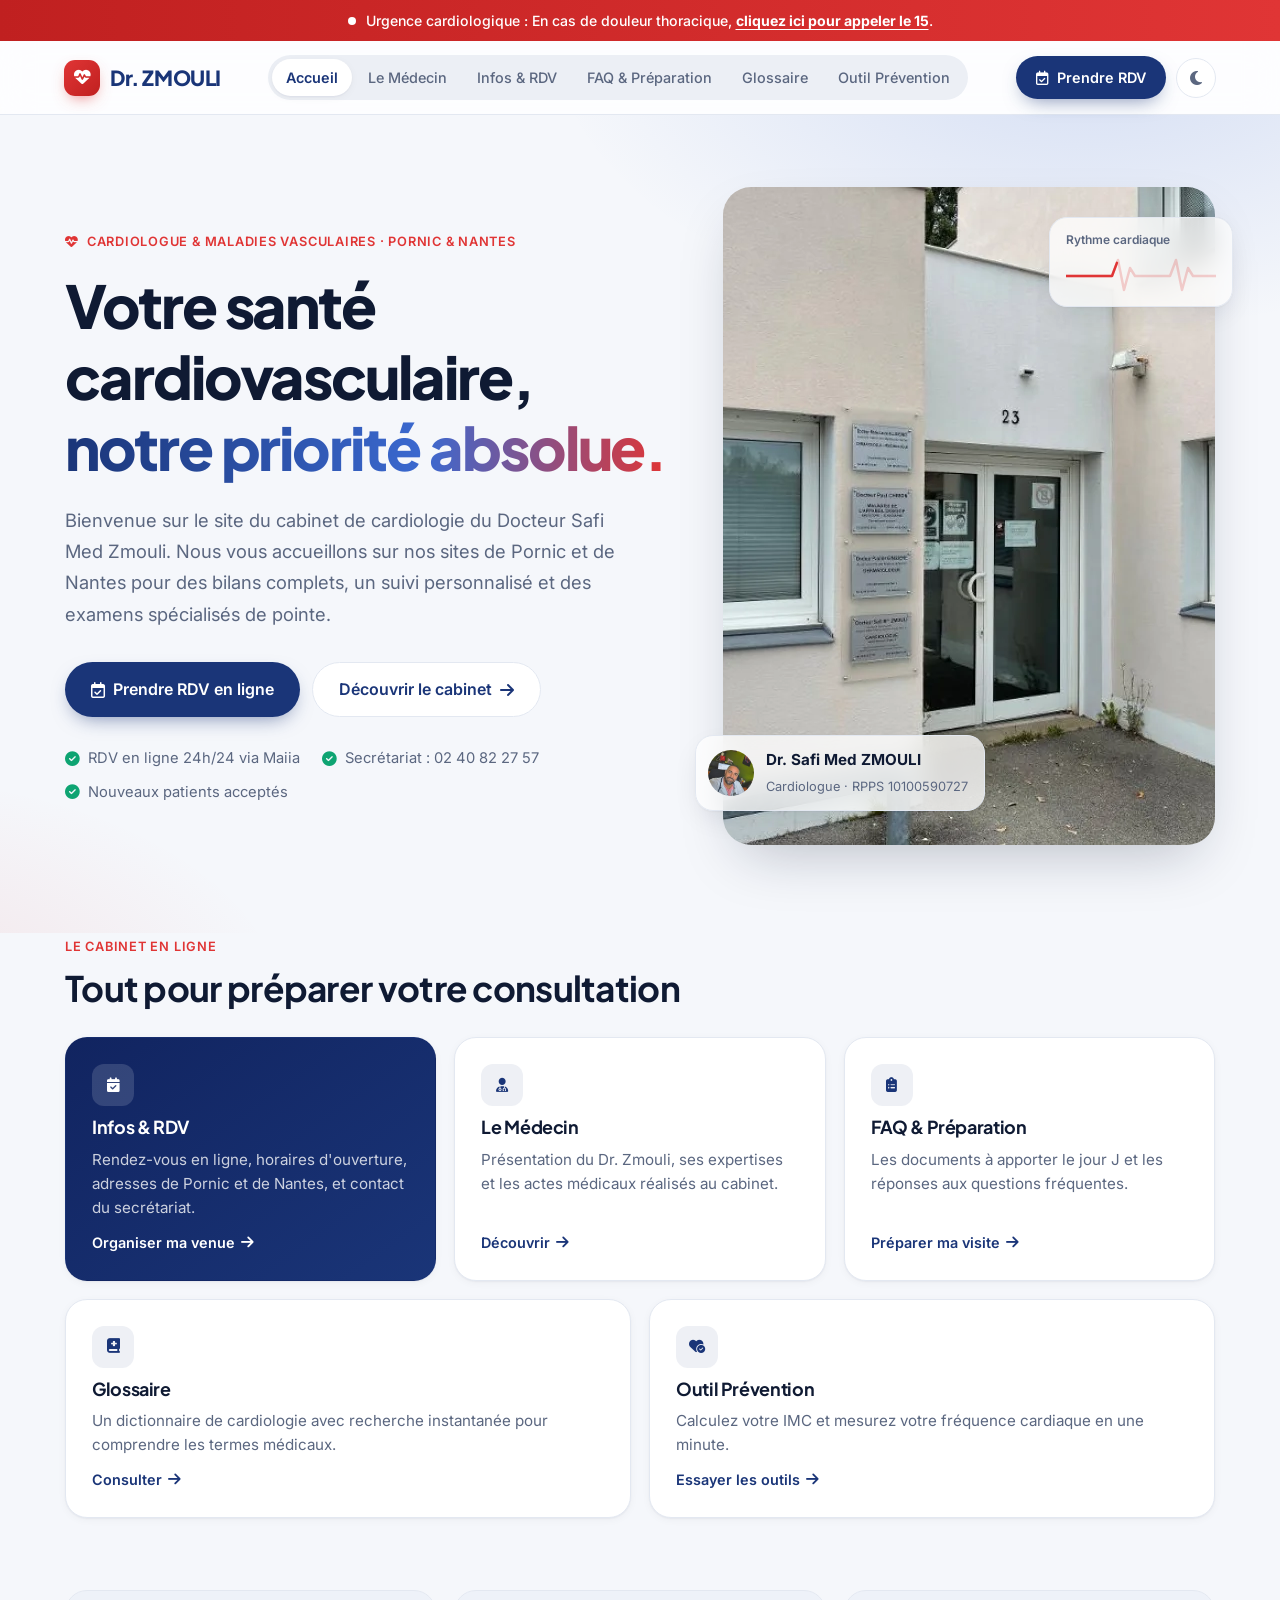
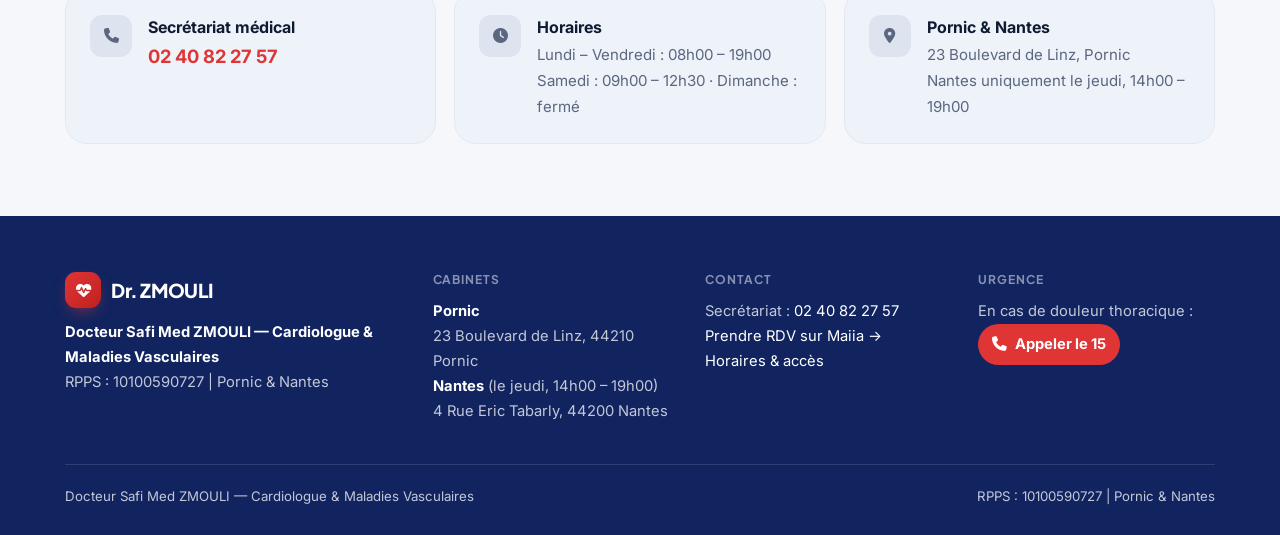
<file: index.html>
<!DOCTYPE html>
<html lang="fr">
<head>
    <meta charset="UTF-8">
    <meta name="viewport" content="width=device-width, initial-scale=1.0">
    <title>Accueil - Dr. Safi Med ZMOULI</title>
    <meta name="description" content="Cabinet de cardiologie du Dr. Safi Med Zmouli à Pornic et Nantes : prévention, diagnostic et traitement des maladies cardiovasculaires. Prise de rendez-vous en ligne via Maiia.">
    <meta name="theme-color" content="#1a3578">
    <meta property="og:title" content="Cabinet de Cardiologie - Dr. Safi Med ZMOULI">
    <meta property="og:description" content="Prenez rendez-vous avec le Dr. Zmouli à Pornic ou Nantes. Prévention, diagnostic et traitement des maladies cardiovasculaires.">
    <meta property="og:image" content="Photo_DRZM.png">
    <meta property="og:type" content="website">
    <link rel="icon" type="image/png" href="Photo_DRZM.png">
    <link href="https://unpkg.com/aos@2.3.1/dist/aos.css" rel="stylesheet">
    <link rel="stylesheet" href="https://cdnjs.cloudflare.com/ajax/libs/font-awesome/6.5.1/css/all.min.css">
    <link rel="stylesheet" href="style.css">
</head>
<body>
    <!-- Thème appliqué avant l'affichage pour éviter un flash blanc -->
    <script>try{var t=localStorage.getItem('theme');if(t==='dark'||(!t&&window.matchMedia('(prefers-color-scheme: dark)').matches))document.body.classList.add('dark-mode');}catch(e){}</script>
    <div id="loader"><div class="heart-container"><i class="fa-solid fa-heart-pulse"></i></div></div>

    <a href="tel:15" class="urgence-banner">
        <div class="texte-battant"><span class="point-urgence" aria-hidden="true"></span><span>Urgence cardiologique : En cas de douleur thoracique, <strong>cliquez ici pour appeler le 15</strong>.</span></div>
    </a>

    <header>
        <a href="index.html" class="logo"><i class="fa-solid fa-heart-pulse"></i> Dr. ZMOULI</a>
        <nav id="menu-principal" aria-label="Navigation principale">
            <ul>
                <li><a href="index.html" class="active" aria-current="page">Accueil</a></li>
                <li><a href="profil.html">Le Médecin</a></li>
                <li><a href="rendezvous.html">Infos & RDV</a></li>
                <li><a href="faq.html">FAQ & Préparation</a></li>
                <li><a href="glossaire.html">Glossaire</a></li>
                <li><a href="imc.html">Outil Prévention</a></li>
            </ul>
        </nav>
        <div class="header-actions">
            <a href="https://www.maiia.com/cardiologue/44210-pornic/zmouli-safi-med" target="_blank" rel="noopener" class="btn-rdv"><i class="fa-regular fa-calendar-check"></i><span>Prendre RDV</span></a>
            <button id="btn-theme" class="btn-theme" title="Basculer le mode sombre" aria-label="Basculer le mode sombre"><i id="icon-theme" class="fa-solid fa-moon"></i></button>
            <button id="btn-menu" class="menu-toggle" aria-label="Ouvrir le menu" aria-expanded="false" aria-controls="menu-principal"><i class="fa-solid fa-bars"></i></button>
        </div>
    </header>

    <section class="hero">
        <div class="hero-grid">
            <div class="hero-texte" data-aos="fade-up">
                <span class="eyebrow"><i class="fa-solid fa-heart-pulse"></i> Cardiologue & Maladies Vasculaires · Pornic & Nantes</span>
                <h1>Votre santé cardiovasculaire,<br><span>notre priorité absolue.</span></h1>
                <p>Bienvenue sur le site du cabinet de cardiologie du Docteur Safi Med Zmouli. Nous vous accueillons sur nos sites de Pornic et de Nantes pour des bilans complets, un suivi personnalisé et des examens spécialisés de pointe.</p>
                <div class="hero-actions">
                    <a href="https://www.maiia.com/cardiologue/44210-pornic/zmouli-safi-med" target="_blank" rel="noopener" class="btn-rdv"><i class="fa-regular fa-calendar-check"></i> Prendre RDV en ligne</a>
                    <a href="rendezvous.html" class="btn-secondaire">Découvrir le cabinet <i class="fa-solid fa-arrow-right"></i></a>
                </div>
                <ul class="hero-points">
                    <li><i class="fa-solid fa-circle-check"></i> RDV en ligne 24h/24 via Maiia</li>
                    <li><i class="fa-solid fa-circle-check"></i> Secrétariat : 02 40 82 27 57</li>
                    <li><i class="fa-solid fa-circle-check"></i> Nouveaux patients acceptés</li>
                </ul>
            </div>
            <div class="hero-visuel" data-aos="fade-left" data-aos-delay="150">
                <img src="cabinet.webp" alt="Entrée du cabinet, 23 Boulevard de Linz à Pornic" width="881" height="658">
                <div class="badge-ecg" aria-hidden="true">
                    <small>Rythme cardiaque</small>
                    <svg viewBox="0 0 150 40"><path class="fond" d="M0 22 H38 L46 22 L52 6 L58 36 L64 14 L69 22 H98 L104 22 L110 6 L116 36 L122 14 L127 22 H150"/><path class="trace" d="M0 22 H38 L46 22 L52 6 L58 36 L64 14 L69 22 H98 L104 22 L110 6 L116 36 L122 14 L127 22 H150"/></svg>
                </div>
                <div class="badge-flottant">
                    <div class="mini-photo"><img src="Photo_DRZM.png" alt=""></div>
                    <div><strong>Dr. Safi Med ZMOULI</strong><small>Cardiologue · RPPS 10100590727</small></div>
                </div>
            </div>
        </div>
    </section>

    <section class="section-accueil">
        <span class="eyebrow">Le cabinet en ligne</span>
        <h2>Tout pour préparer votre consultation</h2>
        <div class="acces-grille">
            <a href="rendezvous.html" class="acces-carte mise-en-avant" data-aos="fade-up">
                <span class="icone"><i class="fa-solid fa-calendar-check"></i></span>
                <h3>Infos & RDV</h3>
                <p>Rendez-vous en ligne, horaires d'ouverture, adresses de Pornic et de Nantes, et contact du secrétariat.</p>
                <span class="lien">Organiser ma venue <i class="fa-solid fa-arrow-right"></i></span>
            </a>
            <a href="profil.html" class="acces-carte" data-aos="fade-up" data-aos-delay="80">
                <span class="icone"><i class="fa-solid fa-user-doctor"></i></span>
                <h3>Le Médecin</h3>
                <p>Présentation du Dr. Zmouli, ses expertises et les actes médicaux réalisés au cabinet.</p>
                <span class="lien">Découvrir <i class="fa-solid fa-arrow-right"></i></span>
            </a>
            <a href="faq.html" class="acces-carte" data-aos="fade-up" data-aos-delay="160">
                <span class="icone"><i class="fa-solid fa-clipboard-list"></i></span>
                <h3>FAQ & Préparation</h3>
                <p>Les documents à apporter le jour J et les réponses aux questions fréquentes.</p>
                <span class="lien">Préparer ma visite <i class="fa-solid fa-arrow-right"></i></span>
            </a>
            <a href="glossaire.html" class="acces-carte" data-aos="fade-up">
                <span class="icone"><i class="fa-solid fa-book-medical"></i></span>
                <h3>Glossaire</h3>
                <p>Un dictionnaire de cardiologie avec recherche instantanée pour comprendre les termes médicaux.</p>
                <span class="lien">Consulter <i class="fa-solid fa-arrow-right"></i></span>
            </a>
            <a href="imc.html" class="acces-carte" data-aos="fade-up" data-aos-delay="80">
                <span class="icone"><i class="fa-solid fa-heart-circle-check"></i></span>
                <h3>Outil Prévention</h3>
                <p>Calculez votre IMC et mesurez votre fréquence cardiaque en une minute.</p>
                <span class="lien">Essayer les outils <i class="fa-solid fa-arrow-right"></i></span>
            </a>
        </div>
    </section>

    <section class="section-accueil">
        <div class="bandeau-infos">
            <div data-aos="fade-up"><span class="icone"><i class="fa-solid fa-phone"></i></span>
                <div><strong>Secrétariat médical</strong><a href="tel:0240822757">02 40 82 27 57</a></div></div>
            <div data-aos="fade-up" data-aos-delay="80"><span class="icone"><i class="fa-solid fa-clock"></i></span>
                <div><strong>Horaires</strong><span>Lundi – Vendredi : 08h00 – 19h00<br>Samedi : 09h00 – 12h30 · Dimanche : fermé</span></div></div>
            <div data-aos="fade-up" data-aos-delay="160"><span class="icone"><i class="fa-solid fa-location-dot"></i></span>
                <div><strong>Pornic & Nantes</strong><span>23 Boulevard de Linz, Pornic<br>Nantes uniquement le jeudi, 14h00 – 19h00</span></div></div>
        </div>
    </section>

    <footer>
        <div class="footer-grille">
            <div>
                <a href="index.html" class="logo"><i class="fa-solid fa-heart-pulse"></i> Dr. ZMOULI</a>
                <p><strong>Docteur Safi Med ZMOULI — Cardiologue & Maladies Vasculaires</strong></p>
                <p>RPPS : 10100590727 | Pornic & Nantes</p>
            </div>
            <div>
                <h3>Cabinets</h3>
                <p><strong>Pornic</strong><br>23 Boulevard de Linz, 44210 Pornic</p>
                <p><strong>Nantes</strong> (le jeudi, 14h00 – 19h00)<br>4 Rue Eric Tabarly, 44200 Nantes</p>
            </div>
            <div>
                <h3>Contact</h3>
                <p>Secrétariat : <a href="tel:0240822757">02 40 82 27 57</a></p>
                <p><a href="https://www.maiia.com/cardiologue/44210-pornic/zmouli-safi-med" target="_blank" rel="noopener">Prendre RDV sur Maiia →</a></p>
                <p><a href="rendezvous.html">Horaires & accès</a></p>
            </div>
            <div>
                <h3>Urgence</h3>
                <p>En cas de douleur thoracique :</p>
                <p><a href="tel:15" class="footer-urgence"><i class="fa-solid fa-phone"></i> Appeler le 15</a></p>
            </div>
        </div>
        <div class="footer-bas">
            <span>Docteur Safi Med ZMOULI — Cardiologue & Maladies Vasculaires</span>
            <span>RPPS : 10100590727 | Pornic & Nantes</span>
        </div>
    </footer>

    <button id="btn-retour-haut" title="Retour en haut" aria-label="Retour en haut"><i class="fa-solid fa-arrow-up"></i></button>

    <script src="script.js"></script>
    <script src="https://unpkg.com/aos@2.3.1/dist/aos.js"></script>
    <script>
        // Si la librairie d'animation ne charge pas, on affiche tout le contenu directement
        if (window.AOS) { AOS.init({ duration: 700, once: true, offset: 40 }); }
        else { document.querySelectorAll('[data-aos]').forEach(e => e.removeAttribute('data-aos')); }
    </script>
</body>
</html>
</file>
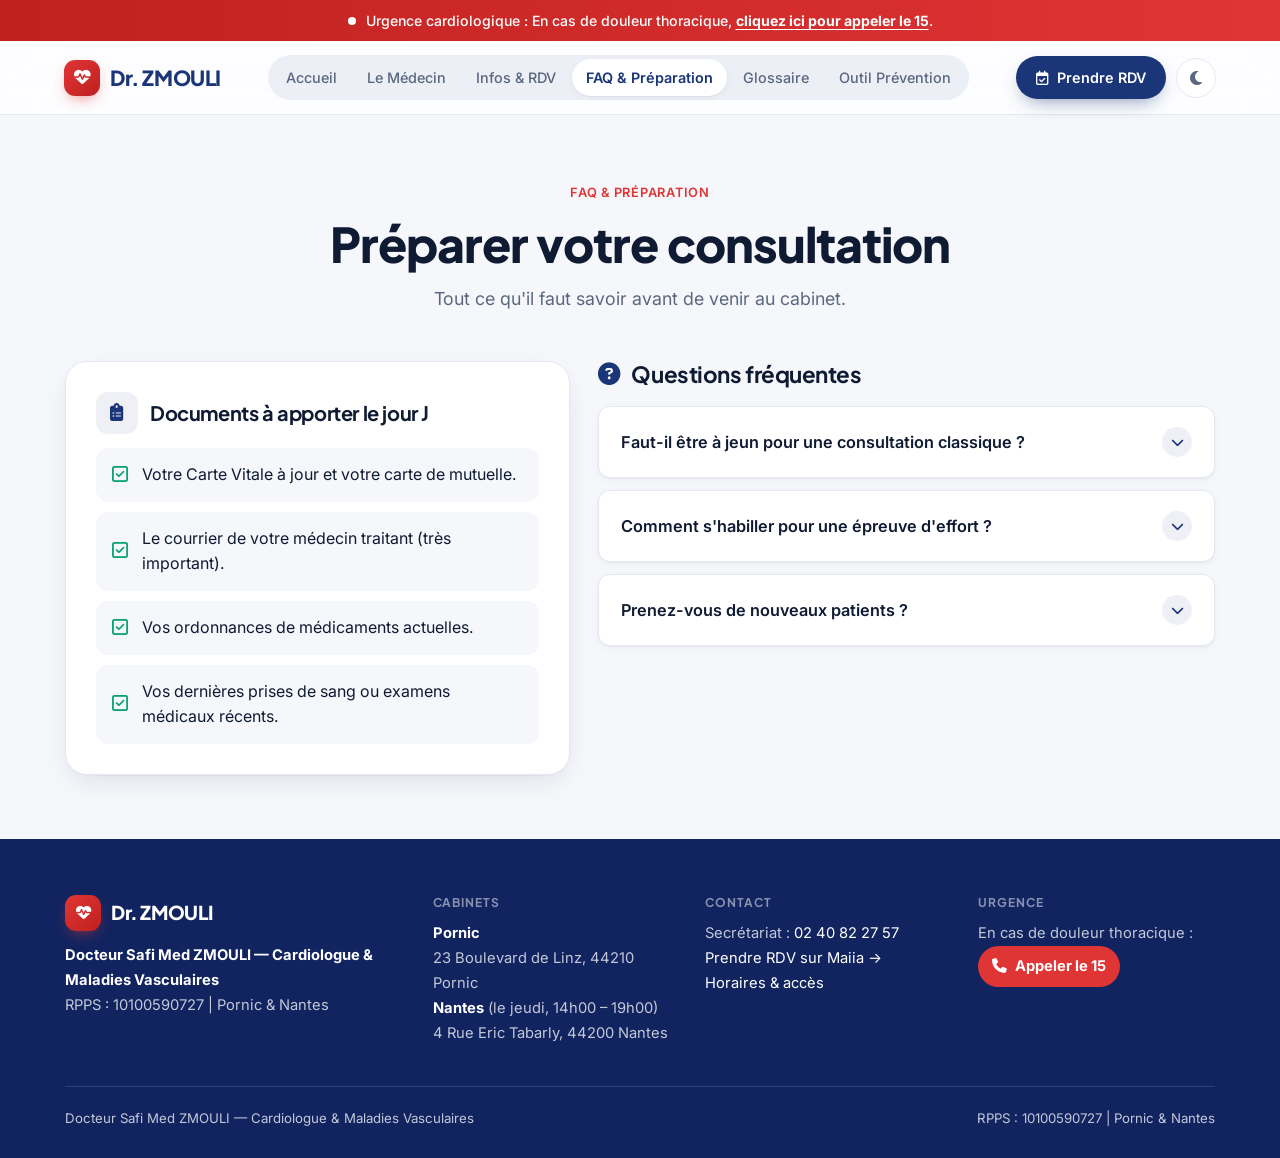
<file: faq.html>
<!DOCTYPE html>
<html lang="fr">
<head>
    <meta charset="UTF-8">
    <meta name="viewport" content="width=device-width, initial-scale=1.0">
    <title>FAQ & Préparation - Dr. Safi Med ZMOULI</title>
    <meta name="description" content="Cabinet de cardiologie du Dr. Safi Med Zmouli à Pornic et Nantes : prévention, diagnostic et traitement des maladies cardiovasculaires. Prise de rendez-vous en ligne via Maiia.">
    <meta name="theme-color" content="#1a3578">
    <link rel="icon" type="image/png" href="Photo_DRZM.png">
    <link href="https://unpkg.com/aos@2.3.1/dist/aos.css" rel="stylesheet">
    <link rel="stylesheet" href="https://cdnjs.cloudflare.com/ajax/libs/font-awesome/6.5.1/css/all.min.css">
    <link rel="stylesheet" href="style.css">
</head>
<body>
    <!-- Thème appliqué avant l'affichage pour éviter un flash blanc -->
    <script>try{var t=localStorage.getItem('theme');if(t==='dark'||(!t&&window.matchMedia('(prefers-color-scheme: dark)').matches))document.body.classList.add('dark-mode');}catch(e){}</script>
    <div id="loader"><div class="heart-container"><i class="fa-solid fa-heart-pulse"></i></div></div>

    <a href="tel:15" class="urgence-banner">
        <div class="texte-battant"><span class="point-urgence" aria-hidden="true"></span><span>Urgence cardiologique : En cas de douleur thoracique, <strong>cliquez ici pour appeler le 15</strong>.</span></div>
    </a>

    <header>
        <a href="index.html" class="logo"><i class="fa-solid fa-heart-pulse"></i> Dr. ZMOULI</a>
        <nav id="menu-principal" aria-label="Navigation principale">
            <ul>
                <li><a href="index.html">Accueil</a></li>
                <li><a href="profil.html">Le Médecin</a></li>
                <li><a href="rendezvous.html">Infos & RDV</a></li>
                <li><a href="faq.html" class="active" aria-current="page">FAQ & Préparation</a></li>
                <li><a href="glossaire.html">Glossaire</a></li>
                <li><a href="imc.html">Outil Prévention</a></li>
            </ul>
        </nav>
        <div class="header-actions">
            <a href="https://www.maiia.com/cardiologue/44210-pornic/zmouli-safi-med" target="_blank" rel="noopener" class="btn-rdv"><i class="fa-regular fa-calendar-check"></i><span>Prendre RDV</span></a>
            <button id="btn-theme" class="btn-theme" title="Basculer le mode sombre" aria-label="Basculer le mode sombre"><i id="icon-theme" class="fa-solid fa-moon"></i></button>
            <button id="btn-menu" class="menu-toggle" aria-label="Ouvrir le menu" aria-expanded="false" aria-controls="menu-principal"><i class="fa-solid fa-bars"></i></button>
        </div>
    </header>

    <div class="container-page">
        <div class="page-entete">
            <span class="eyebrow" data-aos="fade-down">FAQ & Préparation</span>
            <h1 class="page-titre" data-aos="fade-down">Préparer votre consultation</h1>
            <p class="page-sous-titre" data-aos="fade-down" data-aos-delay="100">Tout ce qu'il faut savoir avant de venir au cabinet.</p>
        </div>

        <div class="faq-grille">
            <div class="checklist-visite" data-aos="fade-right" data-aos-delay="200">
                <h2><i class="fa-solid fa-clipboard-list"></i> Documents à apporter le jour J</h2>
                <ul>
                    <li><i class="fa-regular fa-square-check"></i> Votre Carte Vitale à jour et votre carte de mutuelle.</li>
                    <li><i class="fa-regular fa-square-check"></i> Le courrier de votre médecin traitant (très important).</li>
                    <li><i class="fa-regular fa-square-check"></i> Vos ordonnances de médicaments actuelles.</li>
                    <li><i class="fa-regular fa-square-check"></i> Vos dernières prises de sang ou examens médicaux récents.</li>
                </ul>
            </div>

            <div>
                <h2 class="titre-faq" data-aos="fade-up" data-aos-delay="300">
                    <i class="fa-solid fa-circle-question"></i> Questions fréquentes
                </h2>

                <div class="accordion" data-aos="fade-up" data-aos-delay="400">
                <div class="accordion-item">
                    <button class="accordion-bouton" aria-expanded="false">Faut-il être à jeun pour une consultation classique ? <i class="fa-solid fa-chevron-down"></i></button>
                    <div class="accordion-contenu">
                        <p>Non, il n'est pas nécessaire d'être à jeun pour un électrocardiogramme ou une échographie cardiaque. Vous pouvez manger et prendre vos médicaments habituels, sauf indication contraire de votre médecin.</p>
                    </div>
                </div>
                <div class="accordion-item">
                    <button class="accordion-bouton" aria-expanded="false">Comment s'habiller pour une épreuve d'effort ? <i class="fa-solid fa-chevron-down"></i></button>
                    <div class="accordion-contenu">
                        <p>Prévoyez une tenue confortable (vêtements de sport, pantalon souple) et surtout des chaussures de sport (baskets) adaptées pour pédaler sur un vélo ergonomique.</p>
                    </div>
                </div>
                <div class="accordion-item">
                    <button class="accordion-bouton" aria-expanded="false">Prenez-vous de nouveaux patients ? <i class="fa-solid fa-chevron-down"></i></button>
                    <div class="accordion-contenu">
                        <p>Oui, le Dr Zmouli accepte les nouveaux patients, de préférence orientés par leur médecin traitant dans le cadre du parcours de soins coordonnés.</p>
                    </div>
                </div>
                </div>
            </div>
        </div>
    </div>

    <footer>
        <div class="footer-grille">
            <div>
                <a href="index.html" class="logo"><i class="fa-solid fa-heart-pulse"></i> Dr. ZMOULI</a>
                <p><strong>Docteur Safi Med ZMOULI — Cardiologue & Maladies Vasculaires</strong></p>
                <p>RPPS : 10100590727 | Pornic & Nantes</p>
            </div>
            <div>
                <h3>Cabinets</h3>
                <p><strong>Pornic</strong><br>23 Boulevard de Linz, 44210 Pornic</p>
                <p><strong>Nantes</strong> (le jeudi, 14h00 – 19h00)<br>4 Rue Eric Tabarly, 44200 Nantes</p>
            </div>
            <div>
                <h3>Contact</h3>
                <p>Secrétariat : <a href="tel:0240822757">02 40 82 27 57</a></p>
                <p><a href="https://www.maiia.com/cardiologue/44210-pornic/zmouli-safi-med" target="_blank" rel="noopener">Prendre RDV sur Maiia →</a></p>
                <p><a href="rendezvous.html">Horaires & accès</a></p>
            </div>
            <div>
                <h3>Urgence</h3>
                <p>En cas de douleur thoracique :</p>
                <p><a href="tel:15" class="footer-urgence"><i class="fa-solid fa-phone"></i> Appeler le 15</a></p>
            </div>
        </div>
        <div class="footer-bas">
            <span>Docteur Safi Med ZMOULI — Cardiologue & Maladies Vasculaires</span>
            <span>RPPS : 10100590727 | Pornic & Nantes</span>
        </div>
    </footer>

    <button id="btn-retour-haut" title="Retour en haut" aria-label="Retour en haut"><i class="fa-solid fa-arrow-up"></i></button>

    <script src="script.js"></script>
    <script src="https://unpkg.com/aos@2.3.1/dist/aos.js"></script>
    <script>
        // Si la librairie d'animation ne charge pas, on affiche tout le contenu directement
        if (window.AOS) { AOS.init({ duration: 700, once: true, offset: 40 }); }
        else { document.querySelectorAll('[data-aos]').forEach(e => e.removeAttribute('data-aos')); }
    </script>
</body>
</html>
</file>
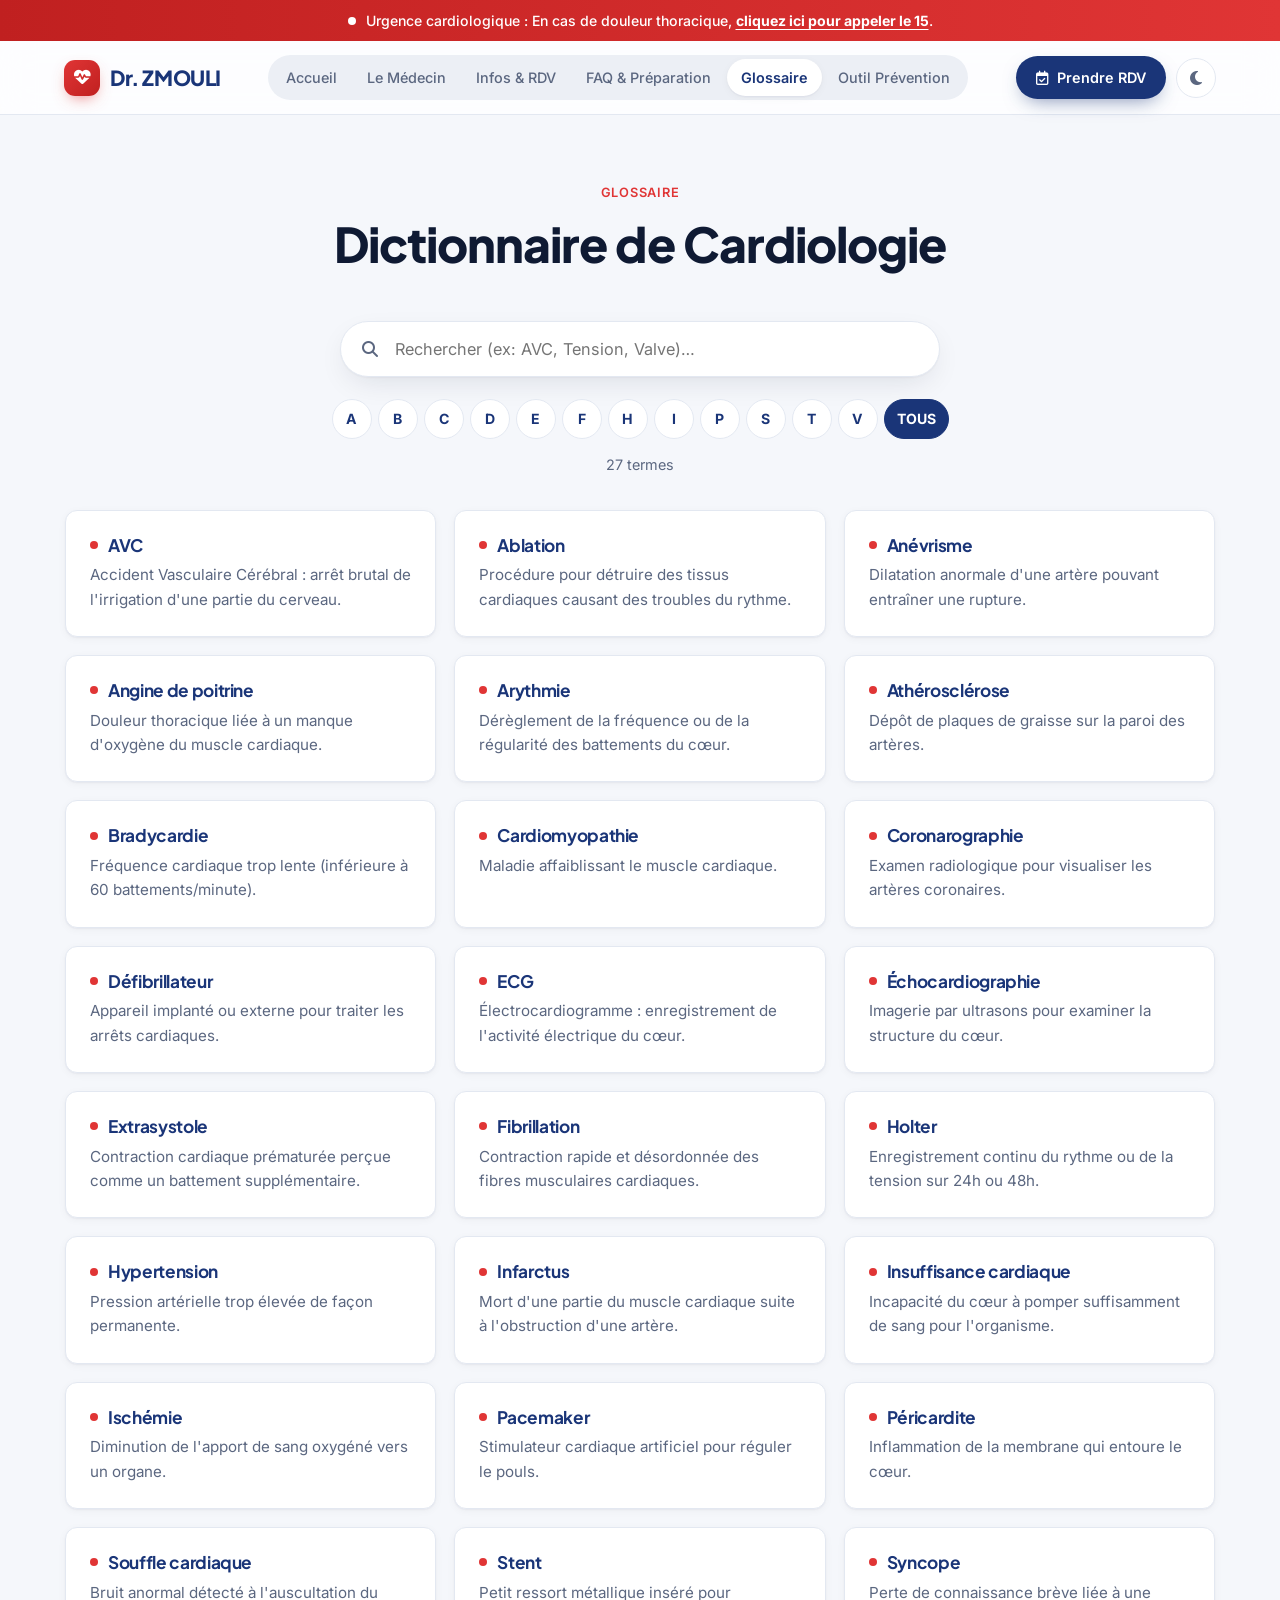
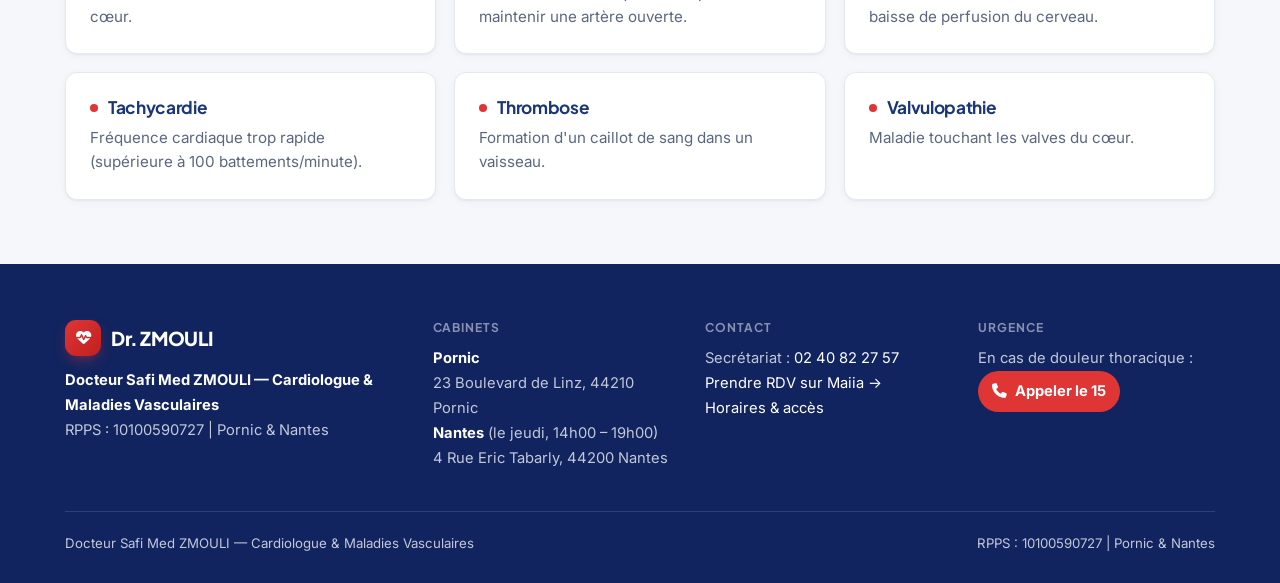
<file: glossaire.html>
<!DOCTYPE html>
<html lang="fr">
<head>
    <meta charset="UTF-8">
    <meta name="viewport" content="width=device-width, initial-scale=1.0">
    <title>Glossaire - Dr. Safi Med ZMOULI</title>
    <meta name="description" content="Cabinet de cardiologie du Dr. Safi Med Zmouli à Pornic et Nantes : prévention, diagnostic et traitement des maladies cardiovasculaires. Prise de rendez-vous en ligne via Maiia.">
    <meta name="theme-color" content="#1a3578">
    <link rel="icon" type="image/png" href="Photo_DRZM.png">
    <link href="https://unpkg.com/aos@2.3.1/dist/aos.css" rel="stylesheet">
    <link rel="stylesheet" href="https://cdnjs.cloudflare.com/ajax/libs/font-awesome/6.5.1/css/all.min.css">
    <link rel="stylesheet" href="style.css">
</head>
<body>
    <!-- Thème appliqué avant l'affichage pour éviter un flash blanc -->
    <script>try{var t=localStorage.getItem('theme');if(t==='dark'||(!t&&window.matchMedia('(prefers-color-scheme: dark)').matches))document.body.classList.add('dark-mode');}catch(e){}</script>
    <div id="loader"><div class="heart-container"><i class="fa-solid fa-heart-pulse"></i></div></div>

    <a href="tel:15" class="urgence-banner">
        <div class="texte-battant"><span class="point-urgence" aria-hidden="true"></span><span>Urgence cardiologique : En cas de douleur thoracique, <strong>cliquez ici pour appeler le 15</strong>.</span></div>
    </a>

    <header>
        <a href="index.html" class="logo"><i class="fa-solid fa-heart-pulse"></i> Dr. ZMOULI</a>
        <nav id="menu-principal" aria-label="Navigation principale">
            <ul>
                <li><a href="index.html">Accueil</a></li>
                <li><a href="profil.html">Le Médecin</a></li>
                <li><a href="rendezvous.html">Infos & RDV</a></li>
                <li><a href="faq.html">FAQ & Préparation</a></li>
                <li><a href="glossaire.html" class="active" aria-current="page">Glossaire</a></li>
                <li><a href="imc.html">Outil Prévention</a></li>
            </ul>
        </nav>
        <div class="header-actions">
            <a href="https://www.maiia.com/cardiologue/44210-pornic/zmouli-safi-med" target="_blank" rel="noopener" class="btn-rdv"><i class="fa-regular fa-calendar-check"></i><span>Prendre RDV</span></a>
            <button id="btn-theme" class="btn-theme" title="Basculer le mode sombre" aria-label="Basculer le mode sombre"><i id="icon-theme" class="fa-solid fa-moon"></i></button>
            <button id="btn-menu" class="menu-toggle" aria-label="Ouvrir le menu" aria-expanded="false" aria-controls="menu-principal"><i class="fa-solid fa-bars"></i></button>
        </div>
    </header>

    <div class="container-page">
        <div class="page-entete">
            <span class="eyebrow" data-aos="fade-down">Glossaire</span>
            <h1 class="page-titre" data-aos="fade-down">Dictionnaire de Cardiologie</h1>
        </div>

        <div class="search-box" data-aos="fade-up" data-aos-delay="100">
            <i class="fa-solid fa-magnifying-glass"></i>
            <input type="text" id="search-glossaire" oninput="filtrerGlossaire()" placeholder="Rechercher (ex: AVC, Tension, Valve)…" aria-label="Rechercher un terme">
        </div>

        <div class="alphabet-index" data-aos="fade-up" data-aos-delay="150">
            <button class="alpha-btn" onclick="filterByLetter('A', this)">A</button>
            <button class="alpha-btn" onclick="filterByLetter('B', this)">B</button>
            <button class="alpha-btn" onclick="filterByLetter('C', this)">C</button>
            <button class="alpha-btn" onclick="filterByLetter('D', this)">D</button>
            <button class="alpha-btn" onclick="filterByLetter('E', this)">E</button>
            <button class="alpha-btn" onclick="filterByLetter('F', this)">F</button>
            <button class="alpha-btn" onclick="filterByLetter('H', this)">H</button>
            <button class="alpha-btn" onclick="filterByLetter('I', this)">I</button>
            <button class="alpha-btn" onclick="filterByLetter('P', this)">P</button>
            <button class="alpha-btn" onclick="filterByLetter('S', this)">S</button>
            <button class="alpha-btn" onclick="filterByLetter('T', this)">T</button>
            <button class="alpha-btn" onclick="filterByLetter('V', this)">V</button>
            <button class="alpha-btn active" onclick="showAll(this)">TOUS</button>
        </div>
        <p class="compteur-termes" id="compteur-termes" aria-live="polite"></p>

        <p id="no-results">Aucun terme trouvé.</p>

        <div class="grille-glossaire" id="liste-glossaire">
            <div class="carte term-card" data-aos="fade-up"><h3>AVC</h3><p>Accident Vasculaire Cérébral : arrêt brutal de l'irrigation d'une partie du cerveau.</p></div>
            <div class="carte term-card" data-aos="fade-up"><h3>Ablation</h3><p>Procédure pour détruire des tissus cardiaques causant des troubles du rythme.</p></div>
            <div class="carte term-card" data-aos="fade-up"><h3>Anévrisme</h3><p>Dilatation anormale d'une artère pouvant entraîner une rupture.</p></div>
            <div class="carte term-card" data-aos="fade-up"><h3>Angine de poitrine</h3><p>Douleur thoracique liée à un manque d'oxygène du muscle cardiaque.</p></div>
            <div class="carte term-card" data-aos="fade-up"><h3>Arythmie</h3><p>Dérèglement de la fréquence ou de la régularité des battements du cœur.</p></div>
            <div class="carte term-card" data-aos="fade-up"><h3>Athérosclérose</h3><p>Dépôt de plaques de graisse sur la paroi des artères.</p></div>
            <div class="carte term-card" data-aos="fade-up"><h3>Bradycardie</h3><p>Fréquence cardiaque trop lente (inférieure à 60 battements/minute).</p></div>
            <div class="carte term-card" data-aos="fade-up"><h3>Cardiomyopathie</h3><p>Maladie affaiblissant le muscle cardiaque.</p></div>
            <div class="carte term-card" data-aos="fade-up"><h3>Coronarographie</h3><p>Examen radiologique pour visualiser les artères coronaires.</p></div>
            <div class="carte term-card" data-aos="fade-up"><h3>Défibrillateur</h3><p>Appareil implanté ou externe pour traiter les arrêts cardiaques.</p></div>
            <div class="carte term-card" data-aos="fade-up"><h3>ECG</h3><p>Électrocardiogramme : enregistrement de l'activité électrique du cœur.</p></div>
            <div class="carte term-card" data-aos="fade-up"><h3>Échocardiographie</h3><p>Imagerie par ultrasons pour examiner la structure du cœur.</p></div>
            <div class="carte term-card" data-aos="fade-up"><h3>Extrasystole</h3><p>Contraction cardiaque prématurée perçue comme un battement supplémentaire.</p></div>
            <div class="carte term-card" data-aos="fade-up"><h3>Fibrillation</h3><p>Contraction rapide et désordonnée des fibres musculaires cardiaques.</p></div>
            <div class="carte term-card" data-aos="fade-up"><h3>Holter</h3><p>Enregistrement continu du rythme ou de la tension sur 24h ou 48h.</p></div>
            <div class="carte term-card" data-aos="fade-up"><h3>Hypertension</h3><p>Pression artérielle trop élevée de façon permanente.</p></div>
            <div class="carte term-card" data-aos="fade-up"><h3>Infarctus</h3><p>Mort d'une partie du muscle cardiaque suite à l'obstruction d'une artère.</p></div>
            <div class="carte term-card" data-aos="fade-up"><h3>Insuffisance cardiaque</h3><p>Incapacité du cœur à pomper suffisamment de sang pour l'organisme.</p></div>
            <div class="carte term-card" data-aos="fade-up"><h3>Ischémie</h3><p>Diminution de l'apport de sang oxygéné vers un organe.</p></div>
            <div class="carte term-card" data-aos="fade-up"><h3>Pacemaker</h3><p>Stimulateur cardiaque artificiel pour réguler le pouls.</p></div>
            <div class="carte term-card" data-aos="fade-up"><h3>Péricardite</h3><p>Inflammation de la membrane qui entoure le cœur.</p></div>
            <div class="carte term-card" data-aos="fade-up"><h3>Souffle cardiaque</h3><p>Bruit anormal détecté à l'auscultation du cœur.</p></div>
            <div class="carte term-card" data-aos="fade-up"><h3>Stent</h3><p>Petit ressort métallique inséré pour maintenir une artère ouverte.</p></div>
            <div class="carte term-card" data-aos="fade-up"><h3>Syncope</h3><p>Perte de connaissance brève liée à une baisse de perfusion du cerveau.</p></div>
            <div class="carte term-card" data-aos="fade-up"><h3>Tachycardie</h3><p>Fréquence cardiaque trop rapide (supérieure à 100 battements/minute).</p></div>
            <div class="carte term-card" data-aos="fade-up"><h3>Thrombose</h3><p>Formation d'un caillot de sang dans un vaisseau.</p></div>
            <div class="carte term-card" data-aos="fade-up"><h3>Valvulopathie</h3><p>Maladie touchant les valves du cœur.</p></div>
        </div>
    </div>

    <footer>
        <div class="footer-grille">
            <div>
                <a href="index.html" class="logo"><i class="fa-solid fa-heart-pulse"></i> Dr. ZMOULI</a>
                <p><strong>Docteur Safi Med ZMOULI — Cardiologue & Maladies Vasculaires</strong></p>
                <p>RPPS : 10100590727 | Pornic & Nantes</p>
            </div>
            <div>
                <h3>Cabinets</h3>
                <p><strong>Pornic</strong><br>23 Boulevard de Linz, 44210 Pornic</p>
                <p><strong>Nantes</strong> (le jeudi, 14h00 – 19h00)<br>4 Rue Eric Tabarly, 44200 Nantes</p>
            </div>
            <div>
                <h3>Contact</h3>
                <p>Secrétariat : <a href="tel:0240822757">02 40 82 27 57</a></p>
                <p><a href="https://www.maiia.com/cardiologue/44210-pornic/zmouli-safi-med" target="_blank" rel="noopener">Prendre RDV sur Maiia →</a></p>
                <p><a href="rendezvous.html">Horaires & accès</a></p>
            </div>
            <div>
                <h3>Urgence</h3>
                <p>En cas de douleur thoracique :</p>
                <p><a href="tel:15" class="footer-urgence"><i class="fa-solid fa-phone"></i> Appeler le 15</a></p>
            </div>
        </div>
        <div class="footer-bas">
            <span>Docteur Safi Med ZMOULI — Cardiologue & Maladies Vasculaires</span>
            <span>RPPS : 10100590727 | Pornic & Nantes</span>
        </div>
    </footer>

    <button id="btn-retour-haut" title="Retour en haut" aria-label="Retour en haut"><i class="fa-solid fa-arrow-up"></i></button>

    <script src="script.js"></script>
    <script src="https://unpkg.com/aos@2.3.1/dist/aos.js"></script>
    <script>
        // Si la librairie d'animation ne charge pas, on affiche tout le contenu directement
        if (window.AOS) { AOS.init({ duration: 700, once: true, offset: 40 }); }
        else { document.querySelectorAll('[data-aos]').forEach(e => e.removeAttribute('data-aos')); }
    </script>
    <script>
        // Filtre par lettre (le bouton cliqué est passé en paramètre)
        function filterByLetter(letter, bouton) {
            document.querySelectorAll('.alpha-btn').forEach(b => b.classList.remove('active'));
            if (bouton) bouton.classList.add('active');
            document.getElementById('search-glossaire').value = '';
            let nb = 0;
            document.querySelectorAll('.term-card').forEach(card => {
                const title = card.querySelector('h3').innerText.toUpperCase()
                    .normalize('NFD').replace(/[\u0300-\u036f]/g, '');
                const ok = title.startsWith(letter);
                card.style.display = ok ? '' : 'none';
                if (ok) nb++;
            });
            document.getElementById('no-results').style.display = 'none';
            majCompteur(nb);
        }

        function showAll(bouton) {
            document.querySelectorAll('.alpha-btn').forEach(b => b.classList.remove('active'));
            if (bouton) bouton.classList.add('active');
            document.getElementById('search-glossaire').value = '';
            document.querySelectorAll('.term-card').forEach(card => card.style.display = '');
            document.getElementById('no-results').style.display = 'none';
            majCompteur();
        }
    </script>
</body>
</html>
</file>
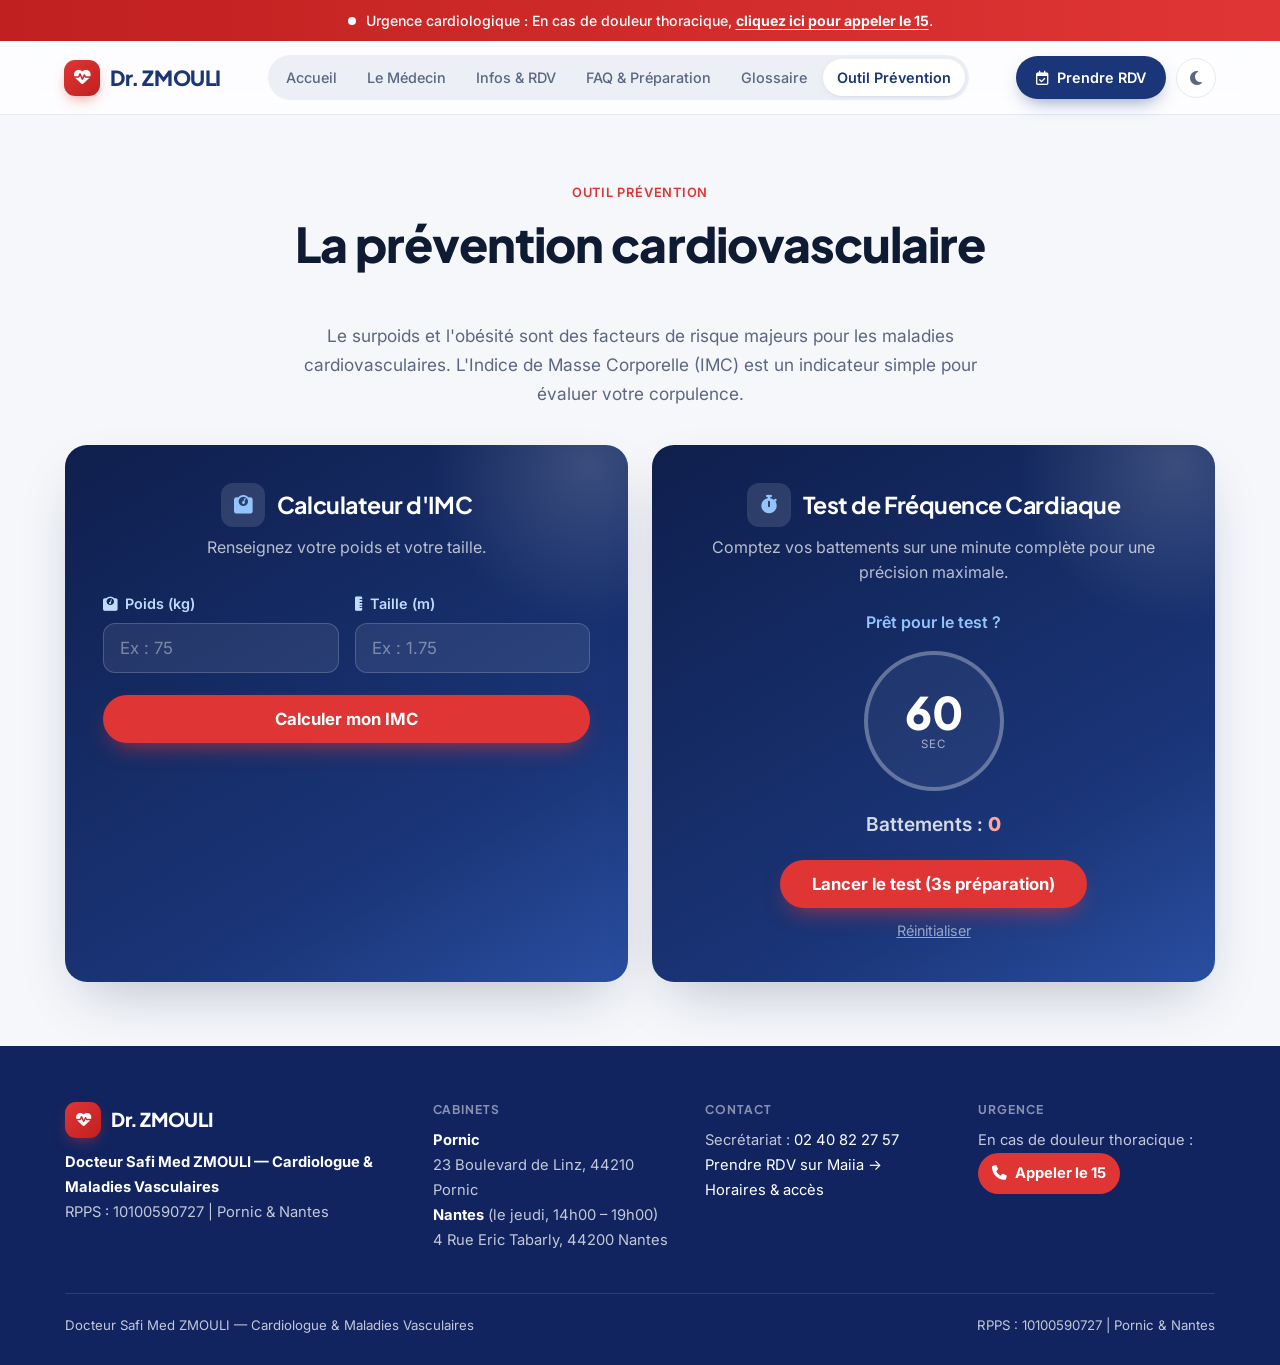
<file: imc.html>
<!DOCTYPE html>
<html lang="fr">
<head>
    <meta charset="UTF-8">
    <meta name="viewport" content="width=device-width, initial-scale=1.0">
    <title>Outil Prévention - Dr. Safi Med ZMOULI</title>
    <meta name="description" content="Cabinet de cardiologie du Dr. Safi Med Zmouli à Pornic et Nantes : prévention, diagnostic et traitement des maladies cardiovasculaires. Prise de rendez-vous en ligne via Maiia.">
    <meta name="theme-color" content="#1a3578">
    <link rel="icon" type="image/png" href="Photo_DRZM.png">
    <link href="https://unpkg.com/aos@2.3.1/dist/aos.css" rel="stylesheet">
    <link rel="stylesheet" href="https://cdnjs.cloudflare.com/ajax/libs/font-awesome/6.5.1/css/all.min.css">
    <link rel="stylesheet" href="style.css">
</head>
<body>
    <!-- Thème appliqué avant l'affichage pour éviter un flash blanc -->
    <script>try{var t=localStorage.getItem('theme');if(t==='dark'||(!t&&window.matchMedia('(prefers-color-scheme: dark)').matches))document.body.classList.add('dark-mode');}catch(e){}</script>
    <div id="loader"><div class="heart-container"><i class="fa-solid fa-heart-pulse"></i></div></div>

    <a href="tel:15" class="urgence-banner">
        <div class="texte-battant"><span class="point-urgence" aria-hidden="true"></span><span>Urgence cardiologique : En cas de douleur thoracique, <strong>cliquez ici pour appeler le 15</strong>.</span></div>
    </a>

    <header>
        <a href="index.html" class="logo"><i class="fa-solid fa-heart-pulse"></i> Dr. ZMOULI</a>
        <nav id="menu-principal" aria-label="Navigation principale">
            <ul>
                <li><a href="index.html">Accueil</a></li>
                <li><a href="profil.html">Le Médecin</a></li>
                <li><a href="rendezvous.html">Infos & RDV</a></li>
                <li><a href="faq.html">FAQ & Préparation</a></li>
                <li><a href="glossaire.html">Glossaire</a></li>
                <li><a href="imc.html" class="active" aria-current="page">Outil Prévention</a></li>
            </ul>
        </nav>
        <div class="header-actions">
            <a href="https://www.maiia.com/cardiologue/44210-pornic/zmouli-safi-med" target="_blank" rel="noopener" class="btn-rdv"><i class="fa-regular fa-calendar-check"></i><span>Prendre RDV</span></a>
            <button id="btn-theme" class="btn-theme" title="Basculer le mode sombre" aria-label="Basculer le mode sombre"><i id="icon-theme" class="fa-solid fa-moon"></i></button>
            <button id="btn-menu" class="menu-toggle" aria-label="Ouvrir le menu" aria-expanded="false" aria-controls="menu-principal"><i class="fa-solid fa-bars"></i></button>
        </div>
    </header>

    <div class="container-page">
        <div class="page-entete">
            <span class="eyebrow" data-aos="fade-down">Outil Prévention</span>
            <h1 class="page-titre" data-aos="fade-down">La prévention cardiovasculaire</h1>
        </div>
        <p class="intro-prevention" data-aos="fade-up">
            Le surpoids et l'obésité sont des facteurs de risque majeurs pour les maladies cardiovasculaires.
            L'Indice de Masse Corporelle (IMC) est un indicateur simple pour évaluer votre corpulence.
        </p>

        <div class="grille-outils">
            <!-- Calculateur IMC -->
            <div class="outil-medical" data-aos="zoom-in" data-aos-delay="100">
                <h2><i class="fa-solid fa-weight-scale"></i> Calculateur d'IMC</h2>
                <p class="consigne">Renseignez votre poids et votre taille.</p>

                <div class="inputs-container">
                    <div class="input-group">
                        <label for="poids"><i class="fa-solid fa-weight-scale"></i> Poids (kg)</label>
                        <input type="number" id="poids" placeholder="Ex : 75" min="30" max="300" inputmode="decimal">
                    </div>
                    <div class="input-group">
                        <label for="taille"><i class="fa-solid fa-ruler-vertical"></i> Taille (m)</label>
                        <input type="number" id="taille" step="0.01" placeholder="Ex : 1.75" min="1" max="2.5" inputmode="decimal">
                    </div>
                </div>

                <button class="btn-calcul" onclick="calculerIMC()">Calculer mon IMC</button>
                <div id="resultat-imc" aria-live="polite"></div>
            </div>

            <!-- Test Fréquence Cardiaque -->
            <div class="outil-medical" data-aos="zoom-in" data-aos-delay="200">
                <h2><i class="fa-solid fa-stopwatch"></i> Test de Fréquence Cardiaque</h2>
                <p class="consigne">Comptez vos battements sur une minute complète pour une précision maximale.</p>

                <div class="pulse-interface">
                    <div id="status-text">Prêt pour le test ?</div>
                    <div class="timer-circle">
                        <span id="timer-display">60</span>
                        <small>sec</small>
                    </div>
                    <div class="counter-display">
                        Battements : <span id="heartbeat-count">0</span>
                    </div>
                </div>

                <div>
                    <button id="start-pulse-btn" class="btn-calcul" onclick="demarrerTest()">
                        Lancer le test (3s préparation)
                    </button>
                    <button id="tap-pulse-btn" class="btn-calcul" style="display:none;">
                        ♥ TAPPER ICI
                    </button>
                </div>
                <div id="resultat-bpm" aria-live="polite"></div>

                <div>
                    <button class="btn-lien" onclick="resetTest()">Réinitialiser</button>
                </div>
            </div>
        </div>
    </div>

    <footer>
        <div class="footer-grille">
            <div>
                <a href="index.html" class="logo"><i class="fa-solid fa-heart-pulse"></i> Dr. ZMOULI</a>
                <p><strong>Docteur Safi Med ZMOULI — Cardiologue & Maladies Vasculaires</strong></p>
                <p>RPPS : 10100590727 | Pornic & Nantes</p>
            </div>
            <div>
                <h3>Cabinets</h3>
                <p><strong>Pornic</strong><br>23 Boulevard de Linz, 44210 Pornic</p>
                <p><strong>Nantes</strong> (le jeudi, 14h00 – 19h00)<br>4 Rue Eric Tabarly, 44200 Nantes</p>
            </div>
            <div>
                <h3>Contact</h3>
                <p>Secrétariat : <a href="tel:0240822757">02 40 82 27 57</a></p>
                <p><a href="https://www.maiia.com/cardiologue/44210-pornic/zmouli-safi-med" target="_blank" rel="noopener">Prendre RDV sur Maiia →</a></p>
                <p><a href="rendezvous.html">Horaires & accès</a></p>
            </div>
            <div>
                <h3>Urgence</h3>
                <p>En cas de douleur thoracique :</p>
                <p><a href="tel:15" class="footer-urgence"><i class="fa-solid fa-phone"></i> Appeler le 15</a></p>
            </div>
        </div>
        <div class="footer-bas">
            <span>Docteur Safi Med ZMOULI — Cardiologue & Maladies Vasculaires</span>
            <span>RPPS : 10100590727 | Pornic & Nantes</span>
        </div>
    </footer>

    <button id="btn-retour-haut" title="Retour en haut" aria-label="Retour en haut"><i class="fa-solid fa-arrow-up"></i></button>

    <script src="script.js"></script>
    <script src="https://unpkg.com/aos@2.3.1/dist/aos.js"></script>
    <script>
        // Si la librairie d'animation ne charge pas, on affiche tout le contenu directement
        if (window.AOS) { AOS.init({ duration: 700, once: true, offset: 40 }); }
        else { document.querySelectorAll('[data-aos]').forEach(e => e.removeAttribute('data-aos')); }
    </script>
</body>
</html>
</file>
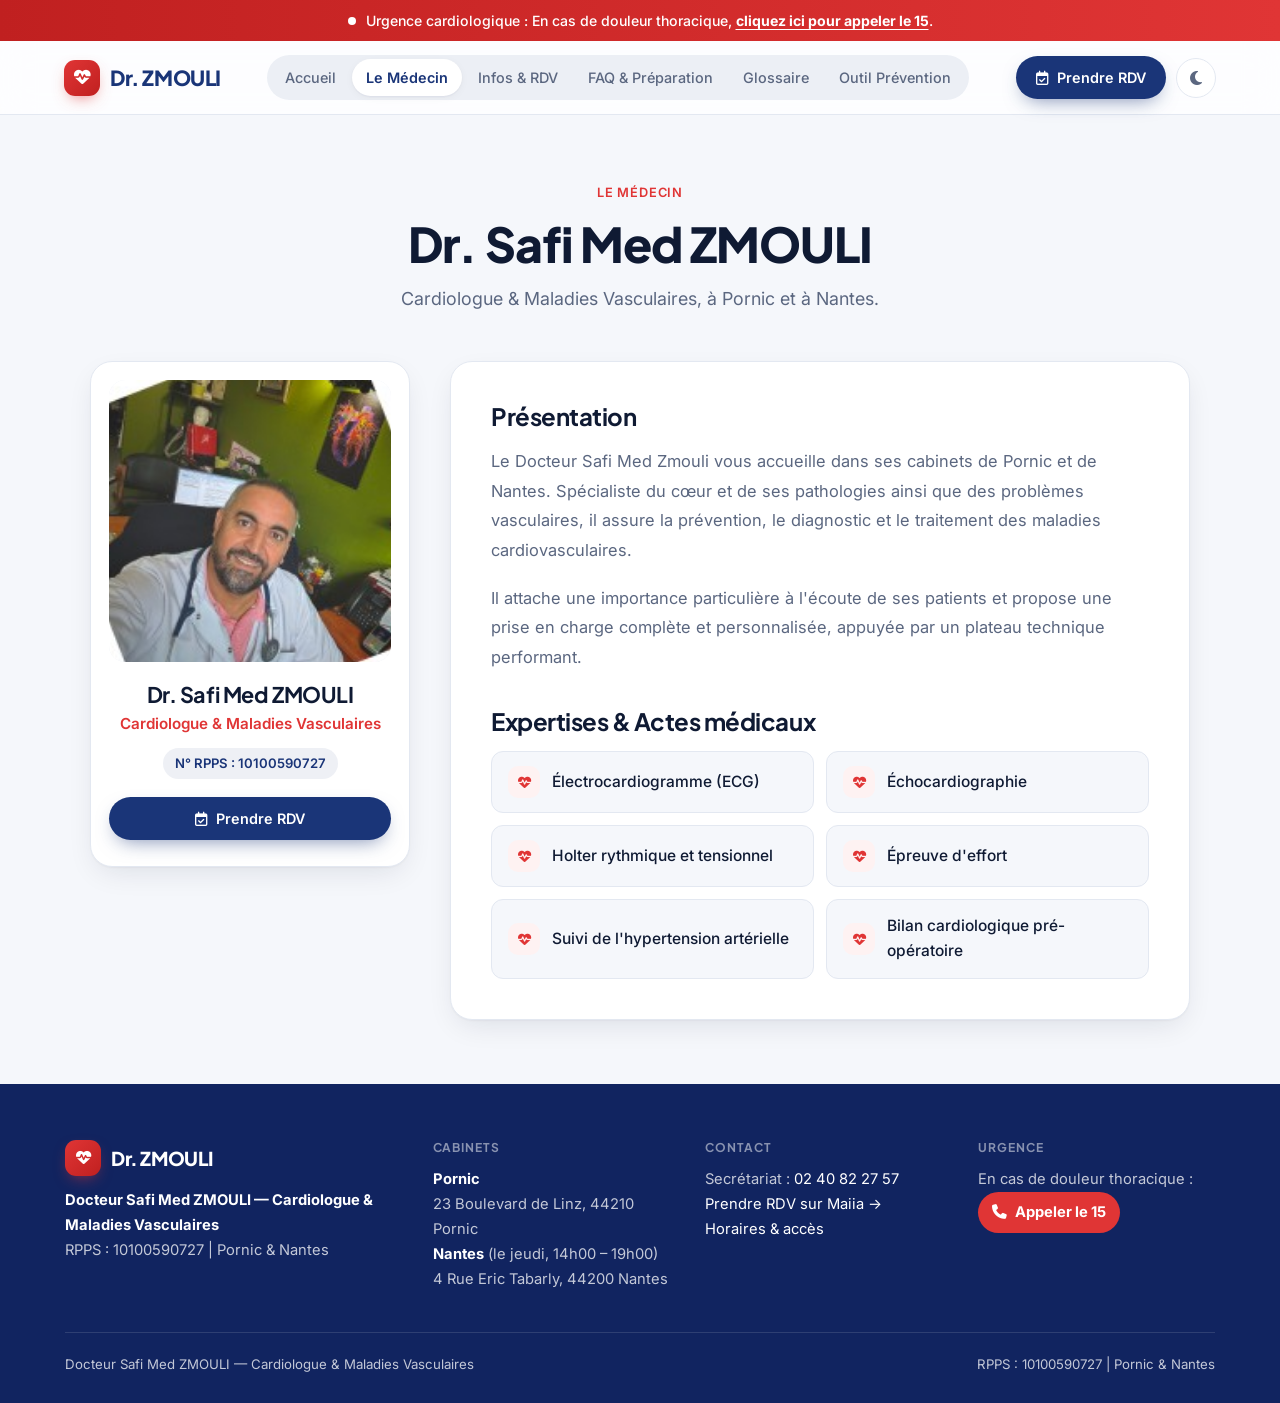
<file: profil.html>
<!DOCTYPE html>
<html lang="fr">
<head>
    <meta charset="UTF-8">
    <meta name="viewport" content="width=device-width, initial-scale=1.0">
    <title>Le Médecin - Dr. Safi Med ZMOULI</title>
    <meta name="description" content="Cabinet de cardiologie du Dr. Safi Med Zmouli à Pornic et Nantes : prévention, diagnostic et traitement des maladies cardiovasculaires. Prise de rendez-vous en ligne via Maiia.">
    <meta name="theme-color" content="#1a3578">
    <link rel="icon" type="image/png" href="Photo_DRZM.png">
    <link href="https://unpkg.com/aos@2.3.1/dist/aos.css" rel="stylesheet">
    <link rel="stylesheet" href="https://cdnjs.cloudflare.com/ajax/libs/font-awesome/6.5.1/css/all.min.css">
    <link rel="stylesheet" href="style.css">
</head>
<body>
    <!-- Thème appliqué avant l'affichage pour éviter un flash blanc -->
    <script>try{var t=localStorage.getItem('theme');if(t==='dark'||(!t&&window.matchMedia('(prefers-color-scheme: dark)').matches))document.body.classList.add('dark-mode');}catch(e){}</script>
    <div id="loader"><div class="heart-container"><i class="fa-solid fa-heart-pulse"></i></div></div>

    <a href="tel:15" class="urgence-banner">
        <div class="texte-battant"><span class="point-urgence" aria-hidden="true"></span><span>Urgence cardiologique : En cas de douleur thoracique, <strong>cliquez ici pour appeler le 15</strong>.</span></div>
    </a>

    <header>
        <a href="index.html" class="logo"><i class="fa-solid fa-heart-pulse"></i> Dr. ZMOULI</a>
        <nav id="menu-principal" aria-label="Navigation principale">
            <ul>
                <li><a href="index.html">Accueil</a></li>
                <li><a href="profil.html" class="active" aria-current="page">Le Médecin</a></li>
                <li><a href="rendezvous.html">Infos & RDV</a></li>
                <li><a href="faq.html">FAQ & Préparation</a></li>
                <li><a href="glossaire.html">Glossaire</a></li>
                <li><a href="imc.html">Outil Prévention</a></li>
            </ul>
        </nav>
        <div class="header-actions">
            <a href="https://www.maiia.com/cardiologue/44210-pornic/zmouli-safi-med" target="_blank" rel="noopener" class="btn-rdv"><i class="fa-regular fa-calendar-check"></i><span>Prendre RDV</span></a>
            <button id="btn-theme" class="btn-theme" title="Basculer le mode sombre" aria-label="Basculer le mode sombre"><i id="icon-theme" class="fa-solid fa-moon"></i></button>
            <button id="btn-menu" class="menu-toggle" aria-label="Ouvrir le menu" aria-expanded="false" aria-controls="menu-principal"><i class="fa-solid fa-bars"></i></button>
        </div>
    </header>

    <section class="container-profil">
        <div class="page-entete" data-aos="fade-down">
            <span class="eyebrow">Le Médecin</span>
            <h1 class="page-titre">Dr. Safi Med ZMOULI</h1>
            <p class="page-sous-titre">Cardiologue & Maladies Vasculaires, à Pornic et à Nantes.</p>
        </div>
        <div class="profil-haut">
            <div class="profil-image" data-aos="fade-right">
                <div class="cadre-photo">
                    <!-- Correction : Photo_DRZM.png (majuscule P, pas "Phot_") -->
                    <img src="Photo_DRZM.png" alt="Photo du Dr. Safi Med Zmouli, cardiologue" class="photo-medecin">
                </div>
                <h2 class="titre-doc">Dr. Safi Med ZMOULI</h2>
                <p class="specialite">Cardiologue & Maladies Vasculaires</p>
                <p class="rpps">N° RPPS : 10100590727</p>
                <a href="https://www.maiia.com/cardiologue/44210-pornic/zmouli-safi-med" target="_blank" rel="noopener" class="btn-rdv"><i class="fa-regular fa-calendar-check"></i> Prendre RDV</a>
            </div>

            <div class="profil-texte" data-aos="fade-left">
                <h2>Présentation</h2>
                <p>Le Docteur Safi Med Zmouli vous accueille dans ses cabinets de Pornic et de Nantes. Spécialiste du cœur et de ses pathologies ainsi que des problèmes vasculaires, il assure la prévention, le diagnostic et le traitement des maladies cardiovasculaires.</p>
                <p>Il attache une importance particulière à l'écoute de ses patients et propose une prise en charge complète et personnalisée, appuyée par un plateau technique performant.</p>

                <h2>Expertises & Actes médicaux</h2>
                <ul class="expertises">
                    <li>Électrocardiogramme (ECG)</li>
                    <li>Échocardiographie</li>
                    <li>Holter rythmique et tensionnel</li>
                    <li>Épreuve d'effort</li>
                    <li>Suivi de l'hypertension artérielle</li>
                    <li>Bilan cardiologique pré-opératoire</li>
                </ul>
            </div>
        </div>
    </section>

    <footer>
        <div class="footer-grille">
            <div>
                <a href="index.html" class="logo"><i class="fa-solid fa-heart-pulse"></i> Dr. ZMOULI</a>
                <p><strong>Docteur Safi Med ZMOULI — Cardiologue & Maladies Vasculaires</strong></p>
                <p>RPPS : 10100590727 | Pornic & Nantes</p>
            </div>
            <div>
                <h3>Cabinets</h3>
                <p><strong>Pornic</strong><br>23 Boulevard de Linz, 44210 Pornic</p>
                <p><strong>Nantes</strong> (le jeudi, 14h00 – 19h00)<br>4 Rue Eric Tabarly, 44200 Nantes</p>
            </div>
            <div>
                <h3>Contact</h3>
                <p>Secrétariat : <a href="tel:0240822757">02 40 82 27 57</a></p>
                <p><a href="https://www.maiia.com/cardiologue/44210-pornic/zmouli-safi-med" target="_blank" rel="noopener">Prendre RDV sur Maiia →</a></p>
                <p><a href="rendezvous.html">Horaires & accès</a></p>
            </div>
            <div>
                <h3>Urgence</h3>
                <p>En cas de douleur thoracique :</p>
                <p><a href="tel:15" class="footer-urgence"><i class="fa-solid fa-phone"></i> Appeler le 15</a></p>
            </div>
        </div>
        <div class="footer-bas">
            <span>Docteur Safi Med ZMOULI — Cardiologue & Maladies Vasculaires</span>
            <span>RPPS : 10100590727 | Pornic & Nantes</span>
        </div>
    </footer>

    <button id="btn-retour-haut" title="Retour en haut" aria-label="Retour en haut"><i class="fa-solid fa-arrow-up"></i></button>

    <script src="script.js"></script>
    <script src="https://unpkg.com/aos@2.3.1/dist/aos.js"></script>
    <script>
        // Si la librairie d'animation ne charge pas, on affiche tout le contenu directement
        if (window.AOS) { AOS.init({ duration: 700, once: true, offset: 40 }); }
        else { document.querySelectorAll('[data-aos]').forEach(e => e.removeAttribute('data-aos')); }
    </script>
</body>
</html>
</file>
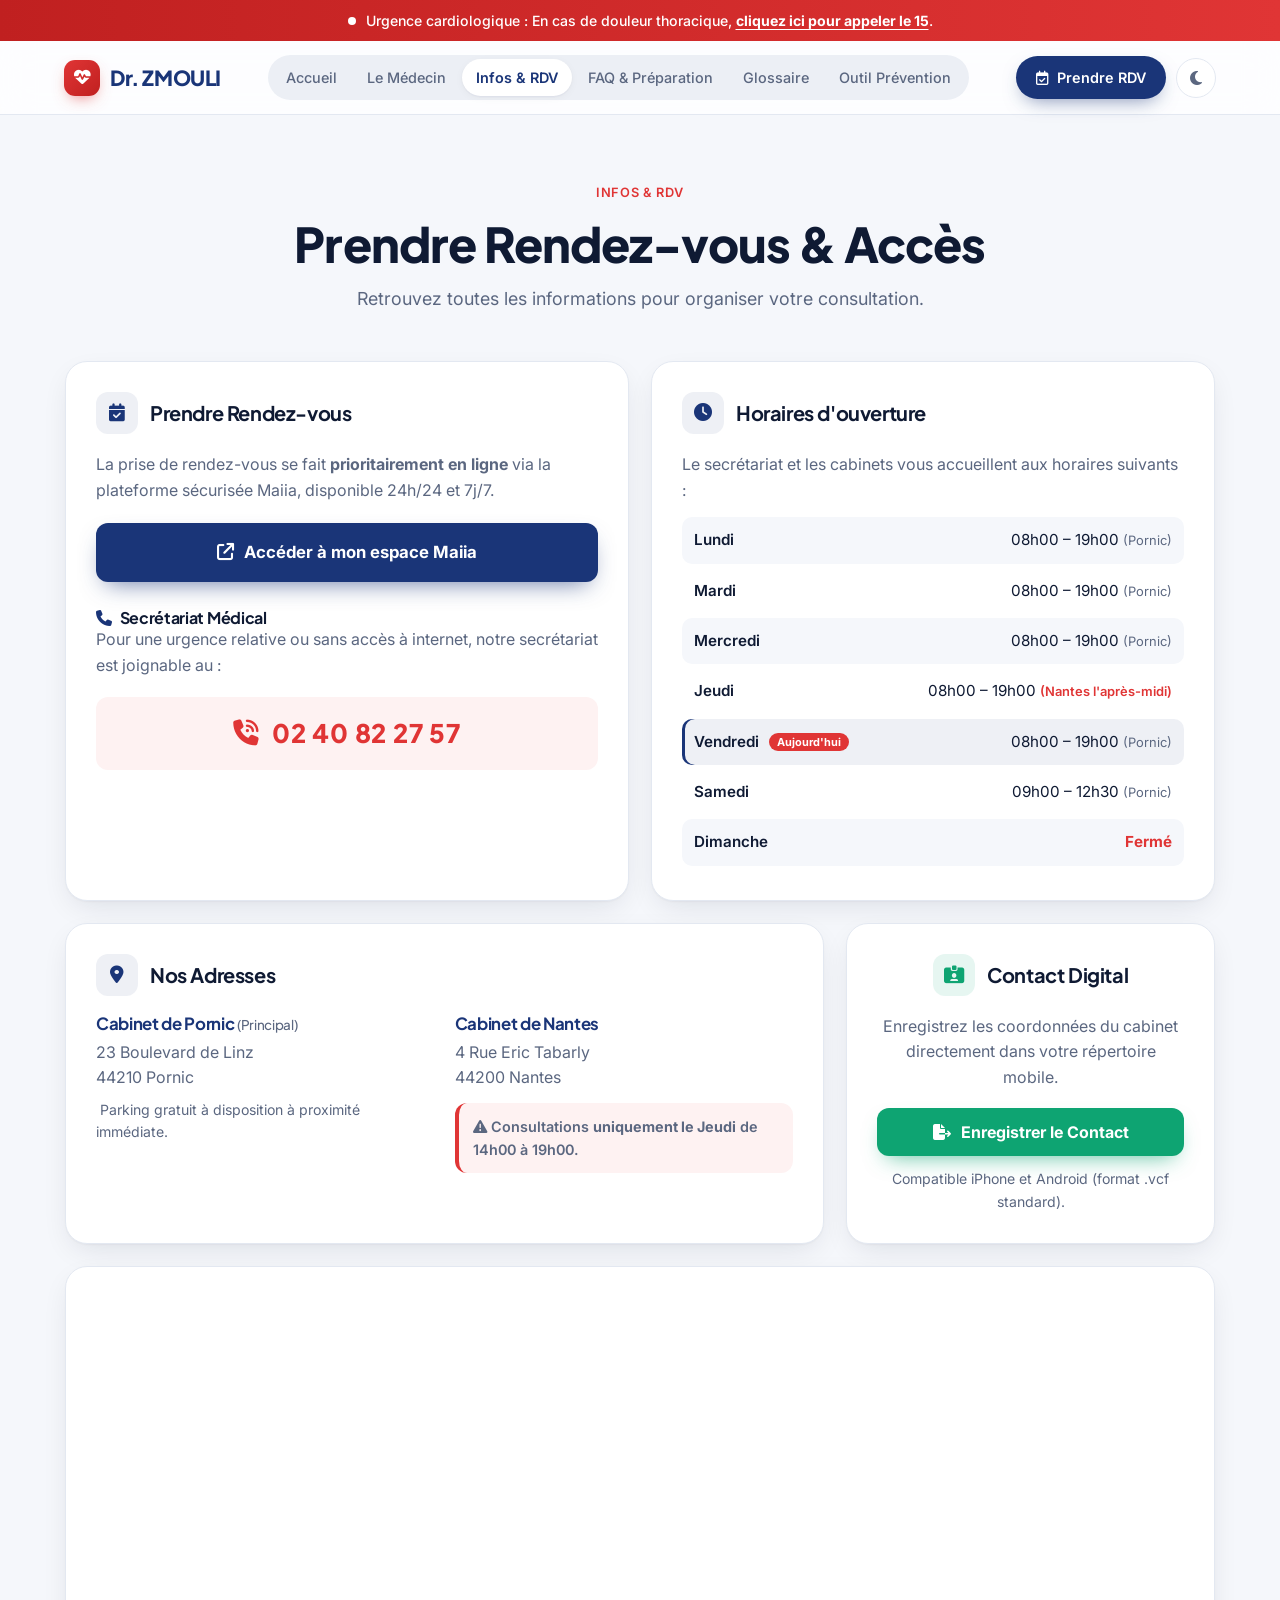
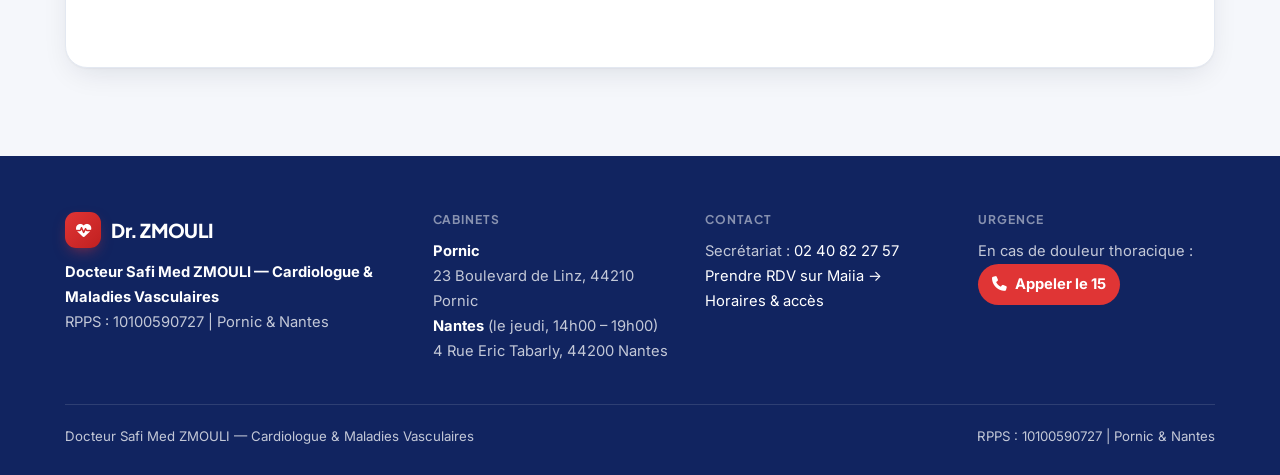
<file: rendezvous.html>
<!DOCTYPE html>
<html lang="fr">
<head>
    <meta charset="UTF-8">
    <meta name="viewport" content="width=device-width, initial-scale=1.0">
    <title>Infos & RDV - Dr. Safi Med ZMOULI</title>
    <meta name="description" content="Cabinet de cardiologie du Dr. Safi Med Zmouli à Pornic et Nantes : prévention, diagnostic et traitement des maladies cardiovasculaires. Prise de rendez-vous en ligne via Maiia.">
    <meta name="theme-color" content="#1a3578">
    <link rel="icon" type="image/png" href="Photo_DRZM.png">
    <link href="https://unpkg.com/aos@2.3.1/dist/aos.css" rel="stylesheet">
    <link rel="stylesheet" href="https://cdnjs.cloudflare.com/ajax/libs/font-awesome/6.5.1/css/all.min.css">
    <link rel="stylesheet" href="style.css">
</head>
<body>
    <!-- Thème appliqué avant l'affichage pour éviter un flash blanc -->
    <script>try{var t=localStorage.getItem('theme');if(t==='dark'||(!t&&window.matchMedia('(prefers-color-scheme: dark)').matches))document.body.classList.add('dark-mode');}catch(e){}</script>
    <div id="loader"><div class="heart-container"><i class="fa-solid fa-heart-pulse"></i></div></div>

    <a href="tel:15" class="urgence-banner">
        <div class="texte-battant"><span class="point-urgence" aria-hidden="true"></span><span>Urgence cardiologique : En cas de douleur thoracique, <strong>cliquez ici pour appeler le 15</strong>.</span></div>
    </a>

    <header>
        <a href="index.html" class="logo"><i class="fa-solid fa-heart-pulse"></i> Dr. ZMOULI</a>
        <nav id="menu-principal" aria-label="Navigation principale">
            <ul>
                <li><a href="index.html">Accueil</a></li>
                <li><a href="profil.html">Le Médecin</a></li>
                <li><a href="rendezvous.html" class="active" aria-current="page">Infos & RDV</a></li>
                <li><a href="faq.html">FAQ & Préparation</a></li>
                <li><a href="glossaire.html">Glossaire</a></li>
                <li><a href="imc.html">Outil Prévention</a></li>
            </ul>
        </nav>
        <div class="header-actions">
            <a href="https://www.maiia.com/cardiologue/44210-pornic/zmouli-safi-med" target="_blank" rel="noopener" class="btn-rdv"><i class="fa-regular fa-calendar-check"></i><span>Prendre RDV</span></a>
            <button id="btn-theme" class="btn-theme" title="Basculer le mode sombre" aria-label="Basculer le mode sombre"><i id="icon-theme" class="fa-solid fa-moon"></i></button>
            <button id="btn-menu" class="menu-toggle" aria-label="Ouvrir le menu" aria-expanded="false" aria-controls="menu-principal"><i class="fa-solid fa-bars"></i></button>
        </div>
    </header>

    <div class="container-page">
        <div class="page-entete">
            <span class="eyebrow" data-aos="fade-down">Infos & RDV</span>
            <h1 class="page-titre" data-aos="fade-down">Prendre Rendez-vous & Accès</h1>
            <p class="page-sous-titre" data-aos="fade-down" data-aos-delay="100">Retrouvez toutes les informations pour organiser votre consultation.</p>
        </div>

        <div class="grille-contact">

            <div class="carte carte-rdv" data-aos="fade-up" data-aos-delay="100">
                <h2><i class="fa-solid fa-calendar-check"></i> Prendre Rendez-vous</h2>
                <p>La prise de rendez-vous se fait <strong>prioritairement en ligne</strong> via la plateforme sécurisée Maiia, disponible 24h/24 et 7j/7.</p>
                <a href="https://www.maiia.com/cardiologue/44210-pornic/zmouli-safi-med" target="_blank" rel="noopener" class="btn-maiia-gros"><i class="fa-solid fa-arrow-up-right-from-square"></i> Accéder à mon espace Maiia</a>

                <h3 class="sous-titre-carte"><i class="fa-solid fa-phone"></i> Secrétariat Médical</h3>
                <p>Pour une urgence relative ou sans accès à internet, notre secrétariat est joignable au :</p>
                <a href="tel:0240822757" class="numero-tel"><i class="fa-solid fa-phone-volume"></i> 02 40 82 27 57</a>
            </div>

            <div class="carte carte-horaires" data-aos="fade-up" data-aos-delay="200">
                <h2><i class="fa-solid fa-clock"></i> Horaires d'ouverture</h2>
                <p>Le secrétariat et les cabinets vous accueillent aux horaires suivants :</p>
                <table class="table-horaires" id="tableau-horaires">
                        <tr data-jour="1"><td class="jour">Lundi</td><td>08h00 – 19h00 <span class="lieu">(Pornic)</span></td></tr>
                        <tr data-jour="2"><td class="jour">Mardi</td><td>08h00 – 19h00 <span class="lieu">(Pornic)</span></td></tr>
                        <tr data-jour="3"><td class="jour">Mercredi</td><td>08h00 – 19h00 <span class="lieu">(Pornic)</span></td></tr>
                        <tr data-jour="4"><td class="jour">Jeudi</td><td>08h00 – 19h00 <span class="lieu-nantes">(Nantes l'après-midi)</span></td></tr>
                        <tr data-jour="5"><td class="jour">Vendredi</td><td>08h00 – 19h00 <span class="lieu">(Pornic)</span></td></tr>
                        <tr data-jour="6"><td class="jour">Samedi</td><td>09h00 – 12h30 <span class="lieu">(Pornic)</span></td></tr>
                        <tr data-jour="0"><td class="jour">Dimanche</td><td class="ferme">Fermé</td></tr>
                </table>
            </div>

            <div class="carte carte-adresses" data-aos="fade-up" data-aos-delay="100">
                <h2><i class="fa-solid fa-location-dot"></i> Nos Adresses</h2>
                <div class="adresses-duo">
                    <div class="adresse">
                        <h3>Cabinet de Pornic <small>(Principal)</small></h3>
                        <p>23 Boulevard de Linz<br>44210 Pornic</p>
                        <p class="note-discrete"><i class="fa-solid fa-circle-parking"></i> Parking gratuit à disposition à proximité immédiate.</p>
                    </div>
                    <div class="adresse">
                        <h3>Cabinet de Nantes</h3>
                        <p>4 Rue Eric Tabarly<br>44200 Nantes</p>
                        <p class="alerte-nantes"><i class="fa-solid fa-triangle-exclamation"></i> Consultations <strong>uniquement le Jeudi</strong> de 14h00 à 19h00.</p>
                    </div>
                </div>
            </div>

            <div class="carte card-vcard" data-aos="fade-up" data-aos-delay="200">
                <h2><i class="fa-solid fa-id-card-clip"></i> Contact Digital</h2>
                <p>Enregistrez les coordonnées du cabinet directement dans votre répertoire mobile.</p>
                <button class="btn-vcard" onclick="telechargerVCard()">
                    <i class="fa-solid fa-file-export"></i> Enregistrer le Contact
                </button>
                <p class="note-discrete">Compatible iPhone et Android (format .vcf standard).</p>
            </div>

            <div class="carte carte-map" data-aos="fade-up" data-aos-delay="100">
                <iframe src="https://maps.google.com/maps?q=23%20Boulevard%20de%20Linz,%2044210%20Pornic&t=&z=15&ie=UTF8&iwloc=&output=embed" allowfullscreen loading="lazy" referrerpolicy="no-referrer-when-downgrade" title="Carte - Cabinet de Pornic"></iframe>
            </div>

        </div>
    </div>

    <footer>
        <div class="footer-grille">
            <div>
                <a href="index.html" class="logo"><i class="fa-solid fa-heart-pulse"></i> Dr. ZMOULI</a>
                <p><strong>Docteur Safi Med ZMOULI — Cardiologue & Maladies Vasculaires</strong></p>
                <p>RPPS : 10100590727 | Pornic & Nantes</p>
            </div>
            <div>
                <h3>Cabinets</h3>
                <p><strong>Pornic</strong><br>23 Boulevard de Linz, 44210 Pornic</p>
                <p><strong>Nantes</strong> (le jeudi, 14h00 – 19h00)<br>4 Rue Eric Tabarly, 44200 Nantes</p>
            </div>
            <div>
                <h3>Contact</h3>
                <p>Secrétariat : <a href="tel:0240822757">02 40 82 27 57</a></p>
                <p><a href="https://www.maiia.com/cardiologue/44210-pornic/zmouli-safi-med" target="_blank" rel="noopener">Prendre RDV sur Maiia →</a></p>
                <p><a href="rendezvous.html">Horaires & accès</a></p>
            </div>
            <div>
                <h3>Urgence</h3>
                <p>En cas de douleur thoracique :</p>
                <p><a href="tel:15" class="footer-urgence"><i class="fa-solid fa-phone"></i> Appeler le 15</a></p>
            </div>
        </div>
        <div class="footer-bas">
            <span>Docteur Safi Med ZMOULI — Cardiologue & Maladies Vasculaires</span>
            <span>RPPS : 10100590727 | Pornic & Nantes</span>
        </div>
    </footer>

    <button id="btn-retour-haut" title="Retour en haut" aria-label="Retour en haut"><i class="fa-solid fa-arrow-up"></i></button>

    <script src="script.js"></script>
    <script src="https://unpkg.com/aos@2.3.1/dist/aos.js"></script>
    <script>
        // Si la librairie d'animation ne charge pas, on affiche tout le contenu directement
        if (window.AOS) { AOS.init({ duration: 700, once: true, offset: 40 }); }
        else { document.querySelectorAll('[data-aos]').forEach(e => e.removeAttribute('data-aos')); }
    </script>
</body>
</html>
</file>
<file: style.css>
/* =========================================
   VARIABLES & RESET
   ========================================= */
@import url('https://fonts.googleapis.com/css2?family=Plus+Jakarta+Sans:wght@500;600;700;800&family=Inter:wght@400;500;600;700&display=swap');

:root {
    --primary: #1a3578;
    --primary-dark: #112460;
    --primary-light: #2a4ea0;
    --primary-soft: rgba(26, 53, 120, 0.07);
    --accent: #e03535;
    --accent-dark: #c02020;
    --accent-soft: #fef2f2;
    --success: #0ea472;
    --success-soft: rgba(14, 164, 114, 0.1);
    --bg: #f5f7fb;
    --bg-alt: #eef2f9;
    --surface: #ffffff;
    --surface-glass: rgba(255, 255, 255, 0.78);
    --text: #0f1a33;
    --text-muted: #5b6780;
    --border: #e3e8f1;
    --shadow-sm: 0 1px 2px rgba(15, 26, 51, 0.05), 0 2px 8px rgba(15, 26, 51, 0.04);
    --shadow-md: 0 1px 2px rgba(15, 26, 51, 0.04), 0 10px 30px -8px rgba(15, 26, 51, 0.12);
    --shadow-lg: 0 24px 60px -20px rgba(15, 26, 51, 0.28);
    --radius: 22px;
    --radius-sm: 12px;
    --transition: 0.25s cubic-bezier(0.4, 0, 0.2, 1);
    --font-titre: 'Plus Jakarta Sans', system-ui, sans-serif;
    --font-texte: 'Inter', system-ui, sans-serif;
}

*, *::before, *::after { box-sizing: border-box; margin: 0; padding: 0; }

html { scroll-behavior: smooth; -webkit-text-size-adjust: 100%; }

body {
    font-family: var(--font-texte);
    background-color: var(--bg);
    color: var(--text);
    display: flex;
    flex-direction: column;
    min-height: 100vh;
    line-height: 1.6;
    -webkit-font-smoothing: antialiased;
    transition: background-color var(--transition), color var(--transition);
}

h1, h2, h3 {
    font-family: var(--font-titre);
    line-height: 1.2;
    letter-spacing: -0.02em;
}

img { max-width: 100%; display: block; }

a:focus-visible, button:focus-visible, input:focus-visible {
    outline: 3px solid rgba(59, 105, 208, 0.55);
    outline-offset: 3px;
}

.eyebrow {
    display: inline-flex;
    align-items: center;
    gap: 8px;
    font-size: 0.8em;
    font-weight: 600;
    letter-spacing: 0.06em;
    text-transform: uppercase;
    color: var(--accent);
}

/* =========================================
   LOADER
   ========================================= */
#loader {
    position: fixed; inset: 0;
    background: var(--primary);
    display: flex; justify-content: center; align-items: center;
    z-index: 10000;
    transition: opacity 0.4s ease, visibility 0.4s;
}
.loader-hidden { opacity: 0; visibility: hidden; pointer-events: none; }
.heart-container { font-size: 4em; color: white; animation: loader-pulse 0.8s infinite; }
@keyframes loader-pulse {
    0%, 100% { transform: scale(1); }
    15% { transform: scale(1.3); }
    30% { transform: scale(1); }
    45% { transform: scale(1.15); }
}

/* =========================================
   URGENCE BANNER
   ========================================= */
.urgence-banner {
    display: block;
    background: linear-gradient(90deg, var(--accent-dark), var(--accent));
    color: white;
    text-align: center;
    padding: 9px 20px;
    font-size: 0.88em;
    font-weight: 500;
    text-decoration: none;
    transition: filter var(--transition);
}
.urgence-banner:hover { filter: brightness(1.08); }
.urgence-banner strong { font-weight: 700; text-decoration: underline; text-underline-offset: 3px; }
.texte-battant { display: inline-flex; align-items: center; gap: 10px; }
.texte-battant .point-urgence {
    width: 8px; height: 8px; border-radius: 50%; background: white; flex: none;
    animation: heartBeat 1.6s ease-in-out infinite;
}
@keyframes heartBeat {
    0%, 100% { transform: scale(1); opacity: 1; }
    14%  { transform: scale(1.6); opacity: .7; }
    28%  { transform: scale(1); opacity: 1; }
    42%  { transform: scale(1.6); opacity: .7; }
    70%  { transform: scale(1); }
}

/* =========================================
   HEADER & NAV
   ========================================= */
header {
    background: var(--surface-glass);
    -webkit-backdrop-filter: saturate(180%) blur(16px);
    backdrop-filter: saturate(180%) blur(16px);
    border-bottom: 1px solid var(--border);
    padding: 14px max(5%, 20px);
    display: flex;
    justify-content: space-between;
    align-items: center;
    gap: 20px;
    position: sticky;
    top: 0;
    z-index: 1000;
    transition: background-color var(--transition), box-shadow var(--transition);
}
header.scrolled { box-shadow: 0 8px 30px -12px rgba(15, 26, 51, 0.18); }

.logo {
    font-family: var(--font-titre);
    font-size: 1.3em;
    font-weight: 800;
    color: var(--primary);
    text-decoration: none;
    display: flex;
    align-items: center;
    gap: 10px;
    letter-spacing: -0.02em;
    white-space: nowrap;
}
.logo i {
    color: white;
    background: linear-gradient(135deg, var(--accent), var(--accent-dark));
    width: 36px; height: 36px; border-radius: 11px;
    display: grid; place-items: center;
    font-size: 0.8em;
    box-shadow: 0 6px 16px -6px rgba(224, 53, 53, 0.7);
}

nav ul {
    list-style: none; display: flex; gap: 2px;
    background: var(--primary-soft);
    padding: 4px;
    border-radius: 999px;
}

nav a {
    display: block;
    text-decoration: none;
    color: var(--text-muted);
    font-weight: 500;
    font-size: 0.9em;
    padding: 7px 14px;
    border-radius: 999px;
    white-space: nowrap;
    transition: color var(--transition), background var(--transition), box-shadow var(--transition);
}
nav a:hover { color: var(--primary); }
nav a.active {
    color: var(--primary);
    background: var(--surface);
    font-weight: 600;
    box-shadow: var(--shadow-sm);
}

.header-actions { display: flex; align-items: center; gap: 10px; }

.btn-rdv {
    display: inline-flex;
    align-items: center;
    gap: 8px;
    background: var(--primary);
    color: white;
    padding: 10px 20px;
    border-radius: 999px;
    text-decoration: none;
    font-weight: 600;
    font-size: 0.9em;
    white-space: nowrap;
    transition: background var(--transition), transform var(--transition), box-shadow var(--transition);
    box-shadow: 0 8px 20px -8px rgba(26, 53, 120, 0.6);
}
.btn-rdv:hover {
    background: var(--primary-light);
    transform: translateY(-2px);
    box-shadow: 0 12px 26px -8px rgba(26, 53, 120, 0.6);
}

.btn-secondaire {
    display: inline-flex;
    align-items: center;
    gap: 8px;
    padding: 10px 20px;
    border-radius: 999px;
    text-decoration: none;
    font-weight: 600;
    font-size: 0.9em;
    color: var(--primary);
    background: var(--surface);
    border: 1px solid var(--border);
    transition: border-color var(--transition), transform var(--transition);
}
.btn-secondaire:hover { border-color: var(--primary); transform: translateY(-2px); }

.btn-theme, .menu-toggle {
    background: var(--surface);
    border: 1px solid var(--border);
    font-size: 1em;
    cursor: pointer;
    color: var(--text-muted);
    width: 40px; height: 40px;
    border-radius: 50%;
    display: flex; align-items: center; justify-content: center;
    flex: none;
    transition: all var(--transition);
}
.btn-theme:hover { transform: rotate(20deg); color: var(--primary); border-color: var(--primary); }
.menu-toggle { display: none; }

/* =========================================
   FOOTER
   ========================================= */
footer {
    background: var(--primary-dark);
    color: rgba(255, 255, 255, 0.75);
    padding: 56px max(5%, 20px) 28px;
    margin-top: auto;
    font-size: 0.92em;
    line-height: 1.7;
}
footer strong { color: white; }
.footer-grille {
    max-width: 1150px; margin: 0 auto;
    display: grid;
    grid-template-columns: 1.4fr 1fr 1fr 1fr;
    gap: 36px;
}
.footer-grille h3 {
    font-size: 0.82em; font-weight: 700; letter-spacing: 0.08em; text-transform: uppercase;
    color: rgba(255, 255, 255, 0.5); margin-bottom: 12px;
}
.footer-grille a { color: white; text-decoration: none; }
.footer-grille a:hover { text-decoration: underline; }
.footer-grille .logo { color: white; margin-bottom: 12px; }
.footer-bas {
    max-width: 1150px; margin: 40px auto 0; padding-top: 20px;
    border-top: 1px solid rgba(255, 255, 255, 0.12);
    display: flex; justify-content: space-between; flex-wrap: wrap; gap: 8px;
    font-size: 0.9em;
}
.footer-urgence {
    display: inline-flex; align-items: center; gap: 8px;
    background: var(--accent); color: white !important; padding: 8px 14px; border-radius: 999px; font-weight: 700;
}

/* =========================================
   BOUTON RETOUR EN HAUT
   ========================================= */
#btn-retour-haut {
    position: fixed;
    bottom: 28px; right: 28px;
    z-index: 99;
    border: none;
    background: var(--primary);
    color: white;
    cursor: pointer;
    width: 48px; height: 48px;
    border-radius: 50%;
    font-size: 1em;
    display: flex; align-items: center; justify-content: center;
    box-shadow: 0 10px 24px -8px rgba(26, 53, 120, 0.6);
    opacity: 0; visibility: hidden; transform: translateY(12px);
    transition: opacity var(--transition), visibility var(--transition), transform var(--transition), background var(--transition);
}
#btn-retour-haut.visible { opacity: 1; visibility: visible; transform: none; }
#btn-retour-haut:hover { background: var(--accent); transform: translateY(-4px); }

/* =========================================
   PAGE GÉNÉRALE
   ========================================= */
.container-page {
    width: 90%;
    max-width: 1150px;
    margin: 64px auto;
    flex-grow: 1;
}

.page-entete { text-align: center; margin-bottom: 48px; }
.page-titre {
    text-align: center;
    color: var(--text);
    font-size: clamp(2em, 4.5vw, 3em);
    font-weight: 800;
    margin: 10px 0 12px;
}
.page-sous-titre {
    text-align: center;
    color: var(--text-muted);
    font-size: 1.12em;
    margin: 0 auto;
    max-width: 640px;
}

/* =========================================
   CARTES GÉNÉRIQUES
   ========================================= */
.carte {
    background: var(--surface);
    padding: 30px;
    border-radius: var(--radius);
    box-shadow: var(--shadow-md);
    border: 1px solid var(--border);
    transition: box-shadow var(--transition), transform var(--transition);
}
.carte:hover { box-shadow: var(--shadow-lg); }
.carte h2 {
    margin-top: 0;
    color: var(--text);
    display: flex;
    align-items: center;
    gap: 12px;
    margin-bottom: 18px;
    font-size: 1.25em;
}
.carte h2 i, .icone {
    width: 42px; height: 42px; border-radius: 12px; flex: none;
    display: grid; place-items: center;
    background: var(--primary-soft); color: var(--primary);
    font-size: 0.9em;
}
.carte p { color: var(--text-muted); }

/* =========================================
   HERO (Accueil)
   ========================================= */
.hero {
    position: relative;
    overflow: hidden;
    padding: 72px max(5%, 20px) 88px;
    background:
        radial-gradient(900px 500px at 85% -10%, rgba(59, 105, 208, 0.18), transparent 60%),
        radial-gradient(700px 400px at -10% 110%, rgba(224, 53, 53, 0.10), transparent 60%),
        var(--bg);
}
.hero-grid {
    max-width: 1150px; margin: 0 auto;
    display: grid; grid-template-columns: 1.1fr 0.9fr; gap: 56px; align-items: center;
}
.hero h1 {
    color: var(--text);
    font-size: clamp(2.3em, 5vw, 3.7em);
    font-weight: 800;
    margin: 16px 0 22px;
    letter-spacing: -0.035em;
}
.hero h1 span {
    background: linear-gradient(90deg, var(--primary), #3b69d0 60%, var(--accent));
    -webkit-background-clip: text; background-clip: text; color: transparent;
}
.hero p {
    color: var(--text-muted);
    font-size: 1.15em;
    max-width: 560px;
    margin: 0 0 32px;
    line-height: 1.7;
}
.hero-actions { display: flex; flex-wrap: wrap; gap: 12px; }
.hero-actions .btn-rdv, .hero-actions .btn-secondaire { font-size: 1em; padding: 14px 26px; }
.hero-points {
    list-style: none; display: flex; flex-wrap: wrap; gap: 10px 22px; margin-top: 30px;
    font-size: 0.92em; color: var(--text-muted);
}
.hero-points li { display: flex; align-items: center; gap: 8px; }
.hero-points i { color: var(--success); }

.hero-visuel { position: relative; }
.hero-visuel > img {
    width: 100%; aspect-ratio: 4 / 4.4; object-fit: cover;
    border-radius: 28px;
    box-shadow: var(--shadow-lg);
}
.badge-flottant {
    position: absolute; left: -28px; bottom: 34px;
    display: flex; align-items: center; gap: 12px;
    background: var(--surface-glass);
    -webkit-backdrop-filter: blur(14px); backdrop-filter: blur(14px);
    border: 1px solid var(--border);
    padding: 12px 16px 12px 12px; border-radius: 18px;
    box-shadow: var(--shadow-md);
    animation: flotter 6s ease-in-out infinite;
}
.badge-flottant .mini-photo { width: 46px; height: 46px; border-radius: 50%; overflow: hidden; flex: none; }
.badge-flottant .mini-photo img { width: 100%; height: 100%; object-fit: cover; transform: scale(1.25); }
.badge-flottant strong { display: block; font-size: 0.95em; color: var(--text); }
.badge-flottant small { color: var(--text-muted); font-size: 0.8em; }
.badge-ecg {
    position: absolute; right: -18px; top: 30px;
    background: var(--surface-glass);
    -webkit-backdrop-filter: blur(14px); backdrop-filter: blur(14px);
    border: 1px solid var(--border);
    border-radius: 18px; padding: 12px 16px;
    box-shadow: var(--shadow-md);
    animation: flotter 7s ease-in-out infinite reverse;
}
.badge-ecg small { display: block; font-size: 0.75em; font-weight: 600; color: var(--text-muted); margin-bottom: 4px; }
.badge-ecg svg { width: 150px; height: 40px; display: block; }
.badge-ecg path { fill: none; stroke: var(--accent); stroke-width: 2.5; stroke-linecap: round; stroke-linejoin: round; }
.badge-ecg path.fond { opacity: 0.22; }
.badge-ecg path.trace { stroke-dasharray: 60 260; animation: tracer 2.2s linear infinite; }
@keyframes tracer { from { stroke-dashoffset: 320; } to { stroke-dashoffset: 0; } }
@keyframes flotter { 50% { transform: translateY(-8px); } }

/* Accueil : accès rapide */
.section-accueil { width: 90%; max-width: 1150px; margin: 0 auto 72px; }
.section-accueil > h2 { font-size: clamp(1.6em, 3vw, 2.2em); margin: 8px 0 28px; }
.acces-grille {
    display: grid; grid-template-columns: repeat(6, 1fr); gap: 18px;
}
.acces-carte {
    grid-column: span 2;
    display: flex; flex-direction: column; gap: 10px;
    padding: 26px; border-radius: var(--radius);
    background: var(--surface); border: 1px solid var(--border);
    box-shadow: var(--shadow-sm);
    text-decoration: none; color: var(--text);
    transition: transform var(--transition), box-shadow var(--transition), border-color var(--transition);
}
.acces-carte:nth-child(4), .acces-carte:nth-child(5) { grid-column: span 3; }
.acces-carte:hover { transform: translateY(-4px); box-shadow: var(--shadow-md); border-color: rgba(26, 53, 120, 0.25); }
.acces-carte h3 { font-size: 1.12em; }
.acces-carte p { color: var(--text-muted); font-size: 0.95em; flex: 1; }
.acces-carte .lien { color: var(--primary); font-weight: 600; font-size: 0.9em; display: flex; align-items: center; gap: 6px; }
.acces-carte:hover .lien i { transform: translateX(4px); }
.acces-carte .lien i { transition: transform var(--transition); }
.acces-carte.mise-en-avant { background: linear-gradient(145deg, var(--primary-dark), var(--primary)); color: white; border-color: transparent; }
.acces-carte.mise-en-avant p { color: rgba(255, 255, 255, 0.78); }
.acces-carte.mise-en-avant .lien { color: white; }
.acces-carte.mise-en-avant .icone { background: rgba(255, 255, 255, 0.14); color: white; }

/* Accueil : infos pratiques */
.bandeau-infos {
    display: grid; grid-template-columns: repeat(3, 1fr); gap: 18px;
}
.bandeau-infos > div {
    display: flex; gap: 16px; align-items: flex-start;
    padding: 24px; border-radius: var(--radius);
    background: var(--bg-alt); border: 1px solid var(--border);
}
.bandeau-infos strong { display: block; color: var(--text); margin-bottom: 2px; }
.bandeau-infos span { color: var(--text-muted); font-size: 0.94em; }
.bandeau-infos a { color: var(--accent); font-weight: 700; text-decoration: none; font-size: 1.15em; }

/* =========================================
   PAGE PROFIL
   ========================================= */
.container-profil {
    width: 90%;
    max-width: 1100px;
    margin: 64px auto;
    flex-grow: 1;
}
.profil-haut { display: grid; grid-template-columns: 320px 1fr; gap: 40px; align-items: start; }
.profil-image {
    position: sticky; top: 100px;
    text-align: center;
    background: var(--surface);
    border: 1px solid var(--border);
    border-radius: var(--radius);
    box-shadow: var(--shadow-md);
    padding: 18px 18px 26px;
}

.cadre-photo {
    width: 100%;
    aspect-ratio: 1;
    border-radius: 16px;
    overflow: hidden;
    background: var(--bg-alt);
}
.photo-medecin {
    width: 100%; height: 100%;
    object-fit: cover;
    object-position: center top;
    transform: scale(1.18);
    transform-origin: center 40%;
    transition: transform 0.5s ease;
}
.cadre-photo:hover .photo-medecin { transform: scale(1.24); }

.titre-doc { color: var(--text); font-size: 1.35em; margin-top: 20px; margin-bottom: 4px; }
.profil-image p { color: var(--text-muted); }
.profil-image .specialite { color: var(--accent); font-weight: 600; font-size: 0.95em; }
.rpps {
    display: inline-block; margin-top: 12px; padding: 5px 12px; border-radius: 999px;
    background: var(--primary-soft); color: var(--primary) !important; font-size: 0.82em; font-weight: 600;
}
.profil-image .btn-rdv { margin-top: 18px; width: 100%; justify-content: center; }

.profil-texte {
    background: var(--surface);
    border: 1px solid var(--border);
    border-radius: var(--radius);
    box-shadow: var(--shadow-md);
    padding: 40px;
}
.profil-texte h2 {
    color: var(--text);
    margin-top: 0;
    margin-bottom: 16px;
    font-size: 1.5em;
}
.profil-texte h2 + p { margin-top: 0; }
.profil-texte p { color: var(--text-muted); line-height: 1.8; margin-bottom: 18px; font-size: 1.03em; }
.profil-texte h2:not(:first-child) { margin-top: 34px; }

.expertises {
    list-style: none;
    display: grid;
    grid-template-columns: 1fr 1fr;
    gap: 12px;
    margin-top: 8px;
}
.expertises li {
    display: flex; align-items: center; gap: 12px;
    padding: 14px 16px;
    color: var(--text);
    font-weight: 500;
    font-size: 0.97em;
    background: var(--bg);
    border: 1px solid var(--border);
    border-radius: var(--radius-sm);
    transition: background var(--transition), transform var(--transition), border-color var(--transition);
}
.expertises li:hover { transform: translateX(4px); border-color: rgba(224, 53, 53, 0.35); }
.expertises li::before {
    content: "\f21e";
    font-family: "Font Awesome 6 Free";
    font-weight: 900;
    color: var(--accent);
    width: 32px; height: 32px; border-radius: 10px; flex: none;
    display: grid; place-items: center;
    background: var(--accent-soft);
    font-size: 0.85em;
}

/* =========================================
   PAGE RDV — GRILLE
   ========================================= */
.grille-contact {
    display: grid;
    grid-template-columns: repeat(6, 1fr);
    gap: 22px;
    margin-bottom: 24px;
}
.grille-contact > .carte { grid-column: span 3; }
.grille-contact > .carte-rdv { grid-column: span 3; grid-row: span 2; display: flex; flex-direction: column; }
.grille-contact > .carte-horaires { grid-column: span 3; grid-row: span 2; }
.grille-contact > .carte-adresses { grid-column: span 4; }
.grille-contact > .card-vcard { grid-column: span 2; }
.grille-contact > .carte-map { grid-column: 1 / -1; }

.sous-titre-carte {
    margin-top: 26px; color: var(--text); font-size: 1em;
    display: flex; align-items: center; gap: 8px;
}
.sous-titre-carte i { color: var(--primary); }

.numero-tel {
    display: flex; align-items: center; justify-content: center; gap: 12px;
    font-family: var(--font-titre);
    font-size: 1.6em;
    color: var(--accent);
    font-weight: 800;
    text-align: center;
    margin: 18px 0 0;
    padding: 16px;
    background: var(--accent-soft);
    border-radius: var(--radius-sm);
    letter-spacing: 0.03em;
    text-decoration: none;
    transition: transform var(--transition);
}
a.numero-tel:hover { transform: scale(1.02); }

.btn-maiia-gros {
    display: flex; align-items: center; justify-content: center; gap: 10px;
    text-align: center;
    background: var(--primary);
    color: white;
    padding: 16px;
    font-size: 1.05em;
    border-radius: var(--radius-sm);
    text-decoration: none;
    font-weight: 700;
    margin-top: 20px;
    transition: background var(--transition), transform var(--transition);
    box-shadow: 0 10px 24px -10px rgba(26, 53, 120, 0.7);
}
.btn-maiia-gros:hover { background: var(--primary-light); transform: translateY(-2px); }

.table-horaires { width: 100%; border-collapse: separate; border-spacing: 0 4px; margin-top: 10px; }
.table-horaires td { padding: 11px 12px; font-size: 0.95em; color: var(--text); }
.table-horaires td:first-child { border-radius: 10px 0 0 10px; }
.table-horaires td:last-child { border-radius: 0 10px 10px 0; text-align: right; }
.table-horaires tr:nth-child(odd) td { background: var(--bg); }
.table-horaires .lieu { font-size: 0.85em; color: var(--text-muted); }
.table-horaires .lieu-nantes { font-size: 0.85em; color: var(--accent); font-weight: 600; }
.table-horaires .ferme { color: var(--accent); font-weight: 700; }
.jour { font-weight: 600; color: var(--text); min-width: 90px; text-align: left; }
.badge-aujourdhui {
    margin-left: 6px; font-size: 0.72em; font-weight: 700; color: white; background: var(--accent);
    padding: 2px 8px; border-radius: 999px; vertical-align: 1px;
}

.jour-actuel td { background: var(--primary-soft) !important; }
.jour-actuel td:first-child { box-shadow: inset 3px 0 0 var(--primary); }

.adresses-duo { display: grid; grid-template-columns: 1fr 1fr; gap: 20px; }
.adresse h3 { color: var(--primary); font-size: 1.05em; margin-bottom: 6px; }
.adresse h3 small { color: var(--text-muted); font-weight: 500; font-size: 0.8em; }
.adresse p { margin-bottom: 8px; }
.note-discrete { font-size: 0.88em; color: var(--text-muted); }
.alerte-nantes {
    background: var(--accent-soft); color: var(--accent-dark);
    padding: 12px 14px; border-radius: var(--radius-sm);
    font-weight: 600; font-size: 0.9em; margin-top: 12px;
    border-left: 4px solid var(--accent);
}

.carte-map { padding: 0; overflow: hidden; }
iframe { width: 100%; height: 400px; border: 0; display: block; }

.card-vcard { text-align: center; display: flex; flex-direction: column; justify-content: center; }
.card-vcard h2 { justify-content: center; }
.card-vcard h2 i { background: var(--success-soft); color: var(--success); }
.btn-vcard {
    background: var(--success);
    color: white;
    border: none;
    padding: 14px 20px;
    border-radius: var(--radius-sm);
    font-size: 1em;
    font-weight: 700;
    font-family: inherit;
    cursor: pointer;
    width: 100%;
    display: flex; justify-content: center; align-items: center;
    gap: 10px;
    margin-top: 18px;
    transition: background var(--transition), transform var(--transition), box-shadow var(--transition);
    box-shadow: 0 10px 22px -10px rgba(14, 164, 114, 0.7);
}
.btn-vcard:hover { background: #0b8a5e; transform: translateY(-2px); }
.card-vcard .note-discrete { margin-top: 12px; }

/* =========================================
   PAGE IMC
   ========================================= */
.intro-prevention { max-width: 720px; margin: 0 auto 36px; text-align: center; color: var(--text-muted); font-size: 1.08em; line-height: 1.7; }
.grille-outils { display: grid; grid-template-columns: 1fr 1fr; gap: 24px; align-items: stretch; }

.outil-medical {
    position: relative; overflow: hidden;
    background: linear-gradient(150deg, #0f1f4d, var(--primary) 70%, #2a4ea0);
    padding: 38px;
    border-radius: var(--radius);
    box-shadow: var(--shadow-lg);
    text-align: center;
    color: white;
    display: flex; flex-direction: column;
}
.outil-medical::before {
    content: ""; position: absolute; width: 320px; height: 320px; right: -120px; top: -140px; border-radius: 50%;
    background: radial-gradient(circle, rgba(255, 255, 255, 0.16), transparent 70%); pointer-events: none;
}
.outil-medical h2 { color: white; font-size: 1.45em; display: flex; align-items: center; justify-content: center; gap: 12px; margin-bottom: 8px; }
.outil-medical h2 i {
    width: 44px; height: 44px; border-radius: 12px; display: grid; place-items: center;
    background: rgba(255, 255, 255, 0.12); color: #93c5fd; font-size: 0.8em;
}
.outil-medical .consigne { color: rgba(255, 255, 255, 0.7); margin-bottom: 24px; }
.outil-medical label { color: #bfdbfe; }

.inputs-container { display: flex; gap: 16px; justify-content: center; margin: 8px 0 22px; }
.input-group { display: flex; flex-direction: column; text-align: left; flex: 1; }
.input-group label { font-weight: 600; margin-bottom: 8px; font-size: 0.9em; display: flex; gap: 8px; align-items: center; }
.outil-medical input {
    padding: 14px 16px;
    border: 1.5px solid rgba(255, 255, 255, 0.18);
    border-radius: var(--radius-sm);
    font-size: 1.05em;
    background: rgba(255, 255, 255, 0.08);
    color: white;
    transition: border-color var(--transition), background var(--transition);
    font-family: inherit;
}
.outil-medical input::placeholder { color: rgba(255, 255, 255, 0.4); }
.outil-medical input:focus { border-color: rgba(255, 255, 255, 0.6); background: rgba(255, 255, 255, 0.14); outline: none; }

.btn-calcul {
    background: var(--accent);
    color: white;
    border: none;
    padding: 14px 32px;
    font-size: 1.05em;
    font-weight: 700;
    border-radius: 999px;
    cursor: pointer;
    transition: background var(--transition), transform var(--transition), box-shadow var(--transition);
    box-shadow: 0 10px 24px -10px rgba(224, 53, 53, 0.8);
    font-family: inherit;
}
.btn-calcul:hover { background: var(--accent-dark); transform: translateY(-2px); }

#resultat-imc, #resultat-bpm {
    margin-top: 22px;
    font-weight: 600;
    font-size: 1.08em;
    padding: 18px;
    border-radius: var(--radius-sm);
    display: none;
    line-height: 1.5;
}
.imc-jauge { margin-top: 14px; }
.imc-jauge .barre {
    position: relative; height: 10px; border-radius: 999px;
    background: linear-gradient(90deg, #fbbf24 0 20%, #34d399 20% 50%, #fbbf24 50% 75%, #f87171 75% 100%);
}
.imc-jauge .curseur {
    position: absolute; top: 50%; width: 18px; height: 18px; border-radius: 50%;
    background: white; border: 3px solid var(--primary-dark); transform: translate(-50%, -50%);
    transition: left 0.6s cubic-bezier(0.2, 0.8, 0.2, 1);
}
.imc-jauge .graduations { display: flex; justify-content: space-between; font-size: 0.72em; color: rgba(255, 255, 255, 0.6); margin-top: 6px; font-weight: 500; }

/* Test fréquence cardiaque */
.pulse-interface { flex: 1; display: flex; flex-direction: column; justify-content: center; }
.timer-circle {
    width: 140px; height: 140px;
    border: 4px solid rgba(255, 255, 255, 0.3);
    border-radius: 50%;
    margin: 0 auto 18px;
    display: flex; flex-direction: column;
    justify-content: center; align-items: center;
    background: rgba(255, 255, 255, 0.05);
    transition: border-color 0.15s, transform 0.15s;
}
#timer-display { font-family: var(--font-titre); font-size: 2.8em; font-weight: 800; color: white; line-height: 1; }
.timer-circle small { color: rgba(255, 255, 255, 0.6); font-size: 0.72em; letter-spacing: 0.1em; text-transform: uppercase; }
.counter-display { font-size: 1.2em; font-weight: 600; color: rgba(255, 255, 255, 0.82); margin-bottom: 20px; }
#heartbeat-count { color: #fca5a5; font-weight: 800; }
#status-text { font-weight: 600; color: #93c5fd; margin-bottom: 16px; min-height: 24px; }
.timer-pulse-active { animation: pulse-red 0.12s ease; }
@keyframes pulse-red {
    0%, 100% { border-color: rgba(255, 255, 255, 0.3); transform: scale(1); }
    50%       { border-color: #fca5a5; transform: scale(1.06); }
}
#tap-pulse-btn { background: #ef4444; }
.btn-lien {
    background: none; border: none; color: rgba(255, 255, 255, 0.55); cursor: pointer;
    text-decoration: underline; font-size: 0.9em; font-family: inherit; margin-top: 14px;
}
.btn-lien:hover { color: white; }

/* =========================================
   PAGE FAQ — ACCORDÉON
   ========================================= */
.faq-grille { display: grid; grid-template-columns: 0.9fr 1.1fr; gap: 28px; align-items: start; }
.checklist-visite {
    background: var(--surface);
    padding: 30px;
    border-radius: var(--radius);
    border: 1px solid var(--border);
    box-shadow: var(--shadow-md);
    position: sticky; top: 100px;
}
.checklist-visite h2 { color: var(--text); margin-top: 0; margin-bottom: 14px; font-size: 1.25em; display: flex; align-items: center; gap: 12px; }
.checklist-visite h2 i { width: 42px; height: 42px; border-radius: 12px; display: grid; place-items: center; background: var(--primary-soft); color: var(--primary); font-size: 0.9em; }
.checklist-visite ul { list-style: none; display: grid; gap: 10px; }
.checklist-visite li {
    padding: 14px 16px;
    font-size: 1em;
    display: flex; align-items: center;
    gap: 14px;
    color: var(--text);
    background: var(--bg);
    border-radius: var(--radius-sm);
}
.checklist-visite li i { color: var(--success); font-size: 1.15em; }

.titre-faq { color: var(--text); margin-bottom: 4px; font-size: 1.4em; display: flex; align-items: center; gap: 12px; }
.titre-faq i { color: var(--primary); }
.accordion { margin-top: 18px; display: flex; flex-direction: column; gap: 12px; }
.accordion-item {
    border-radius: var(--radius-sm);
    overflow: hidden;
    background: var(--surface);
    box-shadow: var(--shadow-sm);
    border: 1px solid var(--border);
    transition: border-color var(--transition), box-shadow var(--transition);
}
.accordion-item.actif { border-color: rgba(26, 53, 120, 0.3); box-shadow: var(--shadow-md); }
.accordion-bouton {
    width: 100%; text-align: left;
    padding: 20px 22px;
    font-size: 1.02em; font-weight: 600;
    color: var(--text);
    background: transparent;
    border: none; cursor: pointer;
    display: flex; justify-content: space-between; align-items: center; gap: 16px;
    font-family: inherit;
}
.accordion-bouton i {
    width: 30px; height: 30px; border-radius: 50%; flex: none; display: grid; place-items: center;
    background: var(--primary-soft); color: var(--primary); font-size: 0.8em;
    transition: transform 0.3s, background 0.3s, color 0.3s;
}
.accordion-contenu {
    max-height: 0; overflow: hidden;
    transition: max-height 0.4s ease, padding 0.4s ease;
    padding: 0 22px; color: var(--text-muted); line-height: 1.75;
}
.accordion-item.actif .accordion-contenu { max-height: 500px; padding: 0 22px 20px; }
.accordion-item.actif .accordion-bouton i { transform: rotate(180deg); background: var(--accent); color: white; }

/* =========================================
   GLOSSAIRE
   ========================================= */
.search-box { position: relative; max-width: 600px; margin: 0 auto 22px; }
.search-box > i { position: absolute; left: 22px; top: 50%; transform: translateY(-50%); color: var(--text-muted); }
#search-glossaire {
    width: 100%;
    padding: 17px 22px 17px 54px;
    border-radius: 999px;
    border: 1px solid var(--border);
    outline: none;
    font-size: 1.02em;
    font-family: inherit;
    transition: border-color var(--transition), box-shadow var(--transition);
    background: var(--surface);
    color: var(--text);
    box-shadow: var(--shadow-md);
}
#search-glossaire:focus { border-color: var(--primary); box-shadow: 0 0 0 4px rgba(26, 53, 120, 0.12); }

.alphabet-index { display: flex; flex-wrap: wrap; justify-content: center; gap: 6px; margin: 0 0 14px; }
.alpha-btn {
    background: var(--surface);
    border: 1px solid var(--border);
    min-width: 40px; height: 40px; padding: 0 12px;
    border-radius: 999px;
    cursor: pointer;
    font-weight: 700;
    font-size: 0.88em;
    color: var(--primary);
    transition: all var(--transition);
    font-family: inherit;
}
.alpha-btn:hover, .alpha-btn.active { background: var(--primary); color: white; border-color: var(--primary); }
.compteur-termes { text-align: center; color: var(--text-muted); font-size: 0.9em; margin-bottom: 34px; }

.grille-glossaire {
    display: grid;
    grid-template-columns: repeat(auto-fill, minmax(280px, 1fr));
    gap: 18px;
    align-items: stretch;
}
.term-card {
    background: var(--surface);
    padding: 24px;
    border-radius: var(--radius-sm);
    border: 1px solid var(--border);
    box-shadow: var(--shadow-sm);
    transition: transform var(--transition), box-shadow var(--transition), border-color var(--transition);
    display: flex;
    flex-direction: column;
    height: 100%;
}
.term-card:hover { transform: translateY(-3px); box-shadow: var(--shadow-md); border-color: rgba(26, 53, 120, 0.25); }
.term-card h3 { color: var(--primary); font-size: 1.08em; margin-bottom: 8px; display: flex; align-items: center; gap: 10px; }
.term-card h3::before { content: ""; width: 8px; height: 8px; border-radius: 50%; background: var(--accent); flex: none; }
.term-card p { color: var(--text-muted); font-size: 0.95em; line-height: 1.6; margin: 0; flex: 1; }
#no-results { display: none; text-align: center; color: var(--text-muted); font-size: 1.05em; padding: 40px; }

/* =========================================
   MODE SOMBRE
   ========================================= */
body.dark-mode {
    --bg: #070f22;
    --bg-alt: #0c1a36;
    --surface: #0f1d3b;
    --surface-glass: rgba(10, 20, 44, 0.78);
    --text: #e6ebf5;
    --text-muted: #9aa8c3;
    --border: #1c2d52;
    --primary: #5b87e8;
    --primary-light: #7aa0f0;
    --primary-soft: rgba(91, 135, 232, 0.14);
    --accent: #f87171;
    --accent-dark: #ef4444;
    --accent-soft: rgba(248, 113, 113, 0.12);
    --shadow-sm: 0 2px 8px rgba(0, 0, 0, 0.3);
    --shadow-md: 0 12px 30px -10px rgba(0, 0, 0, 0.55);
    --shadow-lg: 0 24px 60px -20px rgba(0, 0, 0, 0.7);
}
body.dark-mode #loader { background-color: #0d1b3e; }
body.dark-mode .btn-rdv, body.dark-mode .btn-maiia-gros { background: #3b69d0; }
body.dark-mode .btn-rdv:hover, body.dark-mode .btn-maiia-gros:hover { background: #4f7de0; }
body.dark-mode .btn-theme { color: #fbbf24; }
body.dark-mode nav a.active { background: var(--bg-alt); color: #bcd0ff; }
body.dark-mode footer { background: #050b1a; }
body.dark-mode .alerte-nantes { color: #fecaca; }
body.dark-mode .alpha-btn:hover, body.dark-mode .alpha-btn.active { background: #3b69d0; border-color: #3b69d0; }
body.dark-mode .outil-medical { background: linear-gradient(150deg, #0b1738, #142a63 70%, #1f3f8a); }
body.dark-mode .btn-calcul, body.dark-mode .footer-urgence { background: #ef4444; }
body.dark-mode .urgence-banner { background: linear-gradient(90deg, #b91c1c, #dc2626); }
body.dark-mode .acces-carte.mise-en-avant { background: linear-gradient(145deg, #142a63, #2a4ea0); }
body.dark-mode .hero h1 span { background: linear-gradient(90deg, #93b4ff, #f87171); -webkit-background-clip: text; background-clip: text; }

/* =========================================
   RESPONSIVE
   ========================================= */
@media (max-width: 1180px) {
    nav a { padding: 7px 10px; font-size: 0.86em; }
}

@media (max-width: 1040px) {
    .menu-toggle { display: flex; }
    nav {
        position: absolute; left: 0; right: 0; top: 100%;
        background: var(--surface);
        border-bottom: 1px solid var(--border);
        box-shadow: 0 20px 30px -20px rgba(15, 26, 51, 0.3);
        padding: 12px max(5%, 20px) 18px;
        display: none;
    }
    header.menu-ouvert nav { display: block; }
    nav ul { flex-direction: column; background: none; padding: 0; gap: 4px; border-radius: 0; }
    nav a { padding: 12px 14px; font-size: 1em; border-radius: var(--radius-sm); }
    nav a.active { background: var(--primary-soft); box-shadow: none; }

    .hero-grid { grid-template-columns: 1fr; gap: 40px; }
    .hero-visuel { max-width: 560px; }
    .badge-flottant { left: 12px; }
    .badge-ecg { right: 12px; }
    .footer-grille { grid-template-columns: 1fr 1fr; }
    .faq-grille { grid-template-columns: 1fr; }
    .checklist-visite { position: static; }
}

@media (max-width: 860px) {
    .profil-haut { grid-template-columns: 1fr; }
    .profil-image { position: static; max-width: 360px; margin: 0 auto; width: 100%; }
    .profil-texte { padding: 28px 22px; }
    .expertises { grid-template-columns: 1fr; }

    .grille-contact { grid-template-columns: 1fr; }
    .grille-contact > .carte, .grille-contact > .carte-rdv, .grille-contact > .carte-horaires,
    .grille-contact > .carte-adresses, .grille-contact > .card-vcard, .grille-contact > .carte-map { grid-column: 1 / -1; grid-row: auto; }
    .adresses-duo { grid-template-columns: 1fr; }

    .grille-outils { grid-template-columns: 1fr; }
    .acces-grille { grid-template-columns: 1fr 1fr; }
    .acces-carte, .acces-carte:nth-child(4), .acces-carte:nth-child(5) { grid-column: span 1; }
    .acces-carte.mise-en-avant { grid-column: 1 / -1; }
    .bandeau-infos { grid-template-columns: 1fr; }
}

@media (max-width: 600px) {
    .header-actions .btn-rdv span { display: none; }
    .header-actions .btn-rdv { padding: 10px 14px; }
    .logo { font-size: 1.15em; }
    .urgence-banner { font-size: 0.8em; }
    .hero { padding: 44px 20px 60px; }
    .hero-actions .btn-rdv, .hero-actions .btn-secondaire { width: 100%; justify-content: center; }
    .badge-ecg { display: none; }
    .acces-grille { grid-template-columns: 1fr; }
    .inputs-container { flex-direction: column; }
    .outil-medical { padding: 28px 20px; }
    .container-page, .container-profil { width: 92%; margin: 40px auto; }
    .carte { padding: 24px 20px; }
    .footer-grille { grid-template-columns: 1fr; gap: 26px; }
    #btn-retour-haut { bottom: 18px; right: 18px; width: 44px; height: 44px; }
}

@media (prefers-reduced-motion: reduce) {
    *, *::before, *::after { animation-duration: 0.01ms !important; animation-iteration-count: 1 !important; transition-duration: 0.01ms !important; }
    html { scroll-behavior: auto; }
}
</file>
